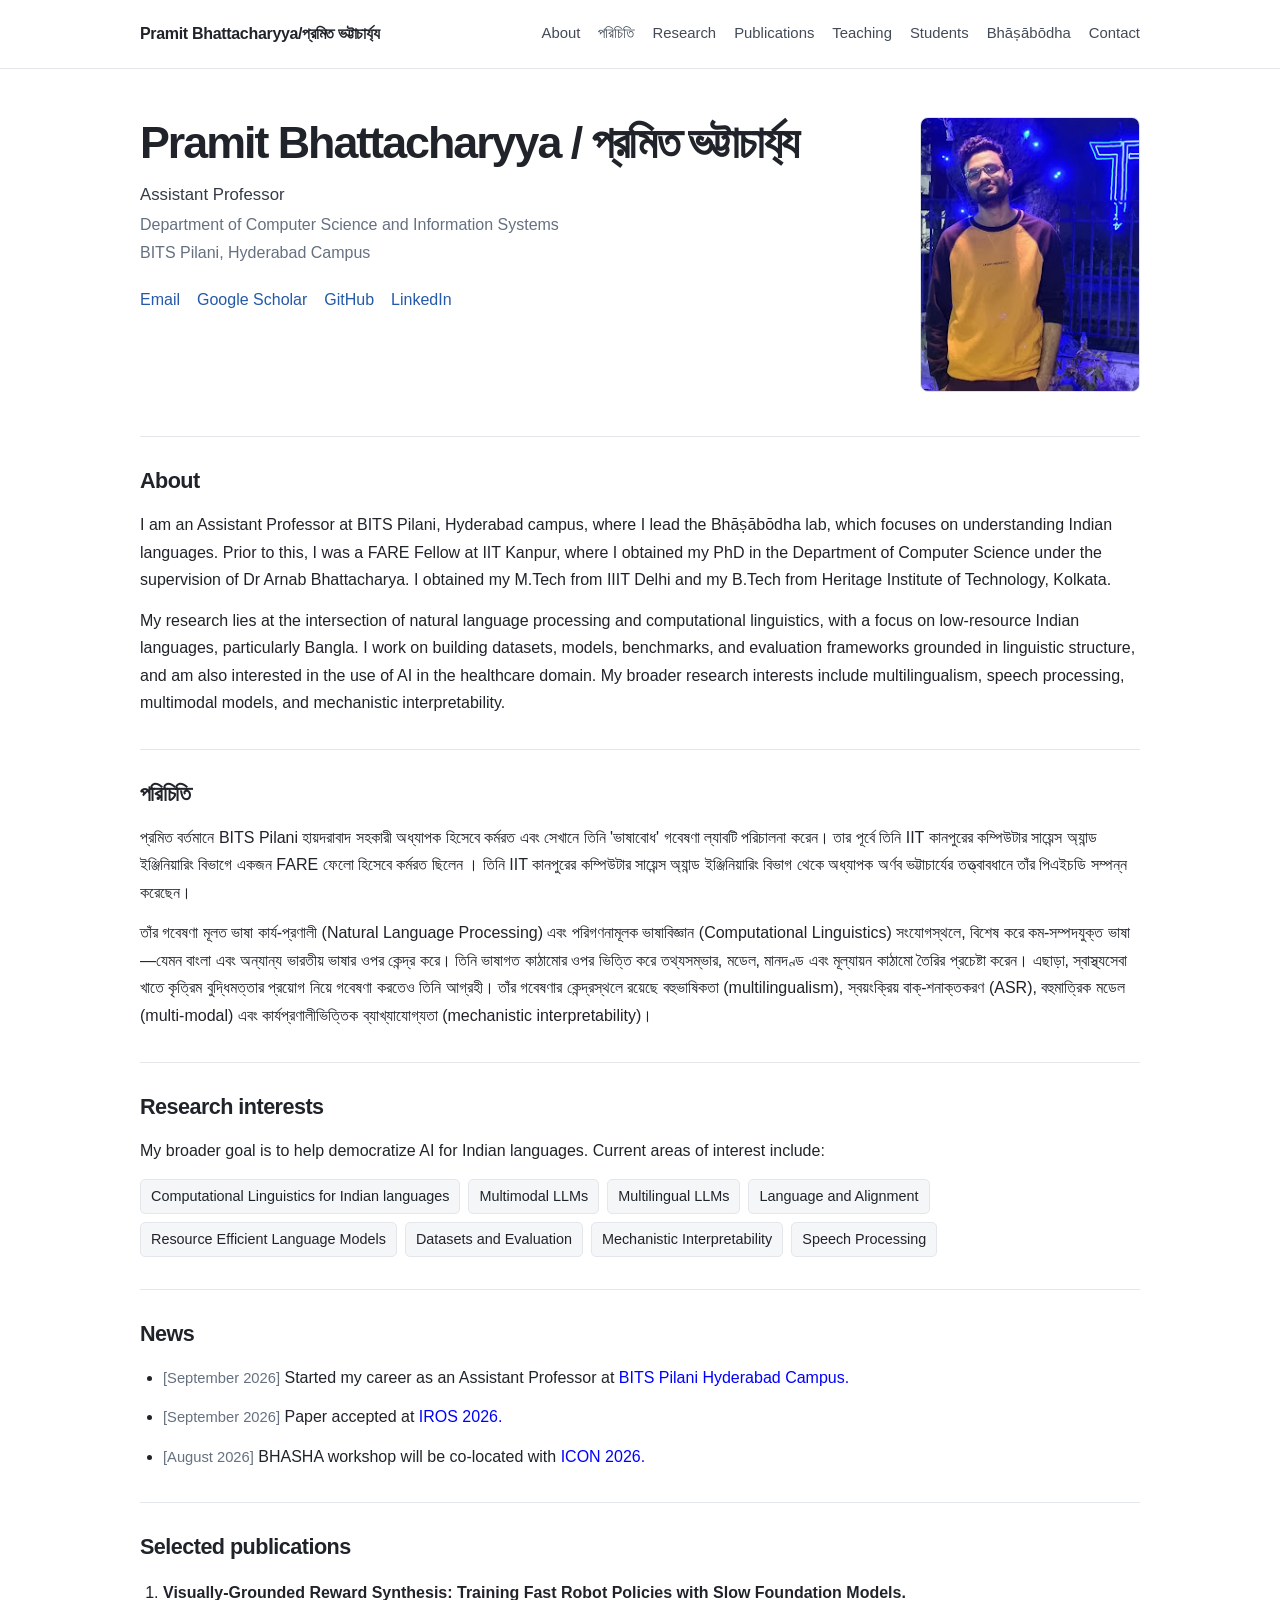
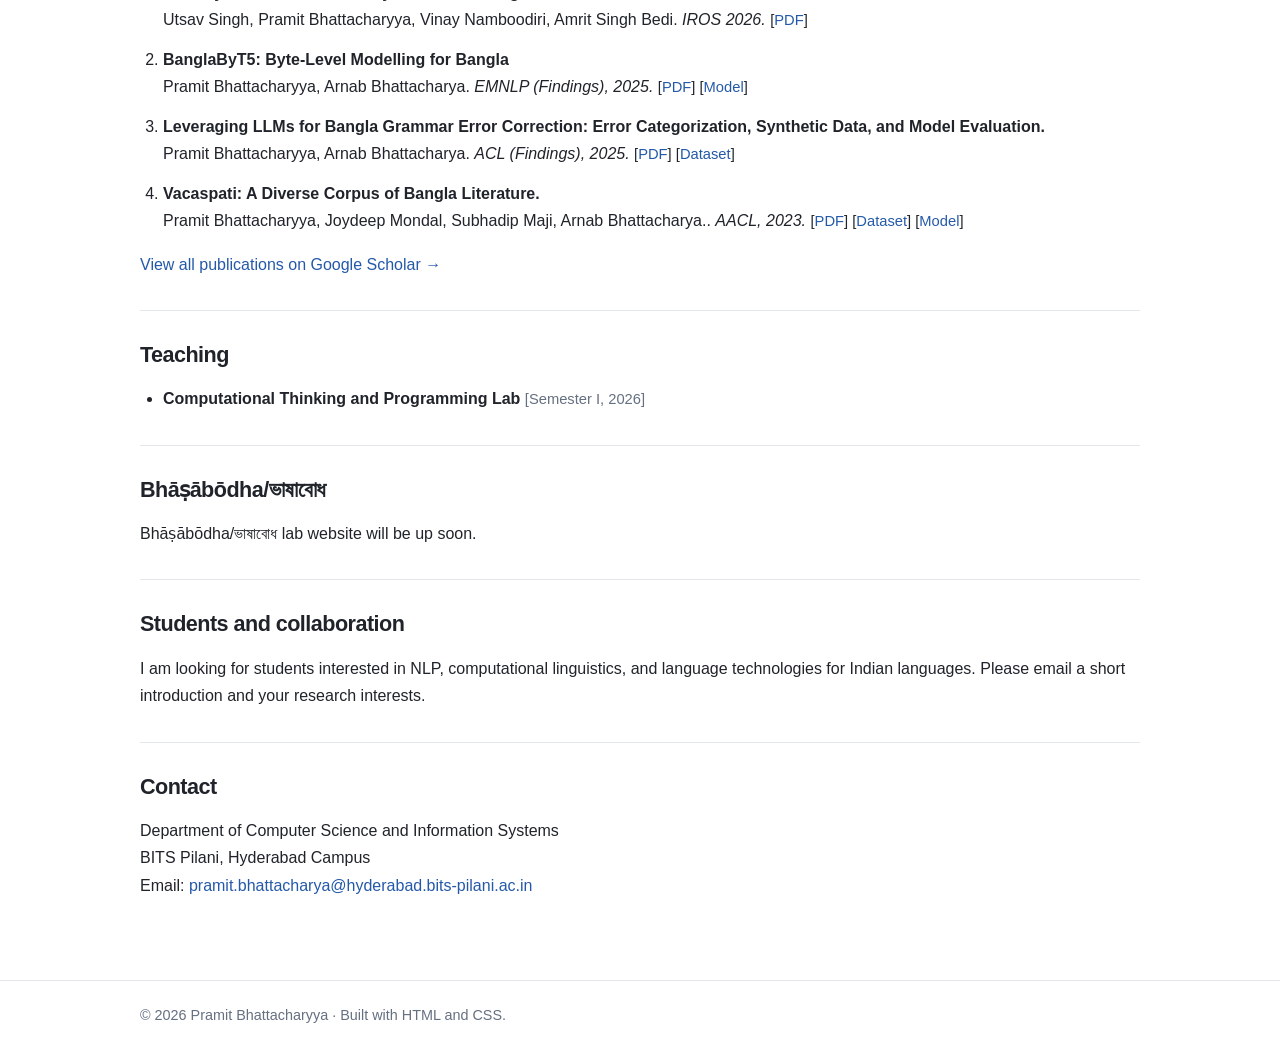
<file: index.html>
<!DOCTYPE html>
<html lang="en">
<head>
  <meta charset="UTF-8">
  <meta name="viewport" content="width=device-width, initial-scale=1">
  <meta name="description" content="Academic homepage for research in computational linguistics and NLP for Indian languages.">
  <title>Pramit Bhattacharyya (প্রমিত ভট্টাচার্য্য) | Academic Homepage</title>
  <style>
    :root {
      --ink: #20242a;
      --muted: #657080;
      --link: #2459a9;
      --line: #e3e7ec;
      --paper: #ffffff;
      --soft: #f4f6f8;
      --max-width: 1000px;
    }
    * { box-sizing: border-box; }
    html { scroll-behavior: smooth; }
    body {
      margin: 0;
      color: var(--ink);
      background: var(--paper);
      font: 16px/1.72 Inter, -apple-system, BlinkMacSystemFont, "Segoe UI", Arial, sans-serif;
    }
    a { color: var(--link); text-decoration: none; }
    a:hover { text-decoration: underline; }
    .wrap { width: min(var(--max-width), calc(100% - 44px)); margin-inline: auto; }
    header { border-bottom: 1px solid var(--line); background: #fff; }
    .nav {
      min-height: 68px; display: flex; align-items: center;
      justify-content: space-between; gap: 22px;
    }
    .brand { color: var(--ink); font-weight: 700; letter-spacing: -.02em; white-space: nowrap; }
    nav { display: flex; flex-wrap: wrap; gap: 18px; }
    nav a { color: #424b57; font-size: .93rem; }
    main { padding: 48px 0 68px; }
    .hero {
      display: grid; grid-template-columns: minmax(0, 1fr) 220px;
      align-items: start; gap: 48px; padding-bottom: 12px;
    }
    h1 { font-size: clamp(2.1rem, 5vw, 2.8rem); line-height: 1.15; letter-spacing: -.045em; margin: 0 0 12px; }
    .role { margin: 0; font-size: 1.05rem; color: #333b45; }
    .affiliation { margin: 2px 0 20px; color: var(--muted); }
    .hero-copy p { max-width: 690px; }
    .social-links { display: flex; flex-wrap: wrap; gap: 8px 17px; margin-top: 18px; }
    .portrait-frame {
      width: 220px; aspect-ratio: 4 / 5; position: relative; overflow: hidden;
      border: 1px solid #dce2e8; border-radius: 8px; background: #edf1f5;
      display: grid; place-items: center; color: #6a7481; text-align: center;
    }
    .portrait-frame img {
      width: 100%; height: 100%; object-fit: cover; display: block;
      position: absolute; inset: 0;
    }
    .portrait-placeholder { padding: 20px; }
    .portrait-placeholder svg { width: 70px; height: 70px; margin-bottom: 10px; opacity: .65; }
    .portrait-placeholder strong { display: block; font-size: .96rem; color: #46515e; }
    .portrait-placeholder span { display: block; font-size: .82rem; margin-top: 5px; }
    section { margin-top: 32px; padding-top: 25px; border-top: 1px solid var(--line); }
    h2 { font-size: 1.35rem; letter-spacing: -.025em; margin: 0 0 12px; }
    p { margin: 0 0 13px; }
    .tags { display: flex; flex-wrap: wrap; gap: 8px; margin-top: 15px; }
    .tag { border: 1px solid var(--line); background: var(--soft); padding: 4px 10px; border-radius: 5px; font-size: .9rem; }
    ul, ol { padding-left: 23px; margin-top: 8px; }
    li { margin-bottom: 12px; }
    .date, .muted { color: var(--muted); font-size: .92rem; }
    .paper-title { font-weight: 700; }
    .venue { font-style: italic; }
    .paper-links { white-space: nowrap; font-size: .92rem; }
    footer { border-top: 1px solid var(--line); padding: 22px 0 30px; color: var(--muted); font-size: .9rem; }
    @media (max-width: 700px) {
      .nav { align-items: flex-start; flex-direction: column; padding: 15px 0; gap: 10px; }
      nav { gap: 8px 14px; }
      main { padding-top: 30px; }
      .hero { grid-template-columns: 1fr; gap: 24px; }
      .portrait-frame { width: 170px; }
    }
  </style>
</head>
<body>
  <header>
    <div class="wrap nav">
      <a class="brand" href="#top">Pramit Bhattacharyya/প্রমিত ভট্টাচার্য্য</a>
      <nav aria-label="Main navigation">
        <a href="#about">About</a>
	<a href="#bangla">পরিচিতি</a>
        <a href="#research">Research</a>
        <a href="#publications">Publications</a>
        <a href="#teaching">Teaching</a>
        <a href="#students">Students</a>
	<a href="#lab">Bhāṣābōdha</a>
        <a href="#contact">Contact</a>
	
      </nav>
    </div>
  </header>

  <main class="wrap" id="top">
    <div class="hero">
      <div class="hero-copy">
        <h1>Pramit Bhattacharyya / প্রমিত ভট্টাচার্য্য</h1>
        <p class="role">Assistant Professor</p>
        <p class="affiliation">Department of Computer Science and Information Systems<br>
          BITS Pilani, Hyderabad Campus</p>

        <p>


        <div class="social-links">
          <a href="mailto:pramit.bhattacharya@hyderabad.bits-pilani.ac.in">Email</a>
          <a href="https://scholar.google.com/citations?user=nOWiHoUAAAAJ&hl=en" target="_blank" rel="noopener">Google Scholar</a>
          <a href="https://github.com/Pramit18142" target="_blank" rel="noopener">GitHub</a>
          <a href="https://www.linkedin.com/in/pramit-bhattacharyya-9a4060122/" target="_blank" rel="noopener">LinkedIn</a>
          
        </div>
      </div>

      <!-- IMAGE PLACEHOLDER:
           Save your professional headshot as "profile.jpg" beside this HTML file.
           A 4:5 portrait image (for example, 800 x 1000 px) works well.
           Until then, the designed placeholder below will be shown. -->
      <div class="portrait-frame">
        <div class="portrait-placeholder" id="portraitPlaceholder">
          <svg viewBox="0 0 100 100" fill="none" aria-hidden="true">
            <circle cx="50" cy="33" r="19" stroke="currentColor" stroke-width="4"/>
            <path d="M15 88c2-20 16-31 35-31s33 11 35 31" stroke="currentColor" stroke-width="4" stroke-linecap="round"/>
          </svg>
          <strong>Your photograph</strong>
          <span>Pramit Bhattacharyya</span>
        </div>
        <img src="pramit-da.jpg" alt="Professional portrait of Pramit Bhattacharyya"
             onload="document.getElementById('portraitPlaceholder').style.display='none'"
             onerror="this.style.display='none'">
      </div>
    </div>

    <section id="about">
      <h2>About</h2>
      <p>
       I am an Assistant Professor at BITS Pilani, Hyderabad campus, where I lead the Bhāṣābōdha lab, which focuses on understanding Indian languages. Prior to this, I was a FARE Fellow at IIT Kanpur, where I obtained my PhD in the Department of Computer Science under the supervision of Dr Arnab Bhattacharya. I obtained my M.Tech from IIIT Delhi and my B.Tech from Heritage Institute of Technology, Kolkata.

      </p>
      <p>
  My research lies at the intersection of natural language processing and computational linguistics, with a focus on low-resource Indian languages, particularly Bangla. I work on building datasets, models, benchmarks, and evaluation frameworks grounded in linguistic structure, and am also interested in the use of AI in the healthcare domain. My broader research interests include multilingualism, speech processing, multimodal models, and mechanistic interpretability.
      </p>
     
    </section>


<section id="bangla">
<h2>পরিচিতি</h2>

<p>
প্রমিত বর্তমানে BITS Pilani হায়দরাবাদ সহকারী অধ্যাপক হিসেবে কর্মরত এবং সেখানে তিনি 'ভাষাবোধ' গবেষণা ল্যাবটি পরিচালনা করেন।
তার পূর্বে তিনি IIT কানপুরের কম্পিউটার সায়েন্স অ্যান্ড ইঞ্জিনিয়ারিং বিভাগে একজন FARE ফেলো হিসেবে কর্মরত ছিলেন । তিনি IIT কানপুরের কম্পিউটার সায়েন্স অ্যান্ড ইঞ্জিনিয়ারিং বিভাগ থেকে অধ্যাপক অর্ণব ভট্টাচার্যের তত্ত্বাবধানে তাঁর পিএইচডি সম্পন্ন করেছেন।
</p>
<p>
 তাঁর গবেষণা মূলত ভাষা কার্য-প্রণালী (Natural Language Processing) এবং পরিগণনামূলক ভাষাবিজ্ঞান (Computational Linguistics) সংযোগস্থলে, বিশেষ করে কম-সম্পদযুক্ত ভাষা—যেমন বাংলা এবং অন্যান্য ভারতীয় ভাষার ওপর কেন্দ্র করে। তিনি ভাষাগত কাঠামোর ওপর ভিত্তি করে তথ্যসম্ভার, মডেল, মানদণ্ড এবং মূল্যায়ন কাঠামো তৈরির প্রচেষ্টা করেন। এছাড়া, স্বাস্থ্যসেবা খাতে কৃত্রিম বুদ্ধিমত্তার প্রয়োগ নিয়ে গবেষণা করতেও তিনি আগ্রহী। তাঁর গবেষণার কেন্দ্রস্থলে রয়েছে বহুভাষিকতা (multilingualism), স্বয়ংক্রিয় বাক্-শনাক্তকরণ (ASR), বহুমাত্রিক মডেল (multi-modal) এবং কার্যপ্রণালীভিত্তিক ব্যাখ্যাযোগ্যতা (mechanistic interpretability)।
</p>


</section>

    <section id="research">
      <h2>Research interests</h2>
      <p>My broader goal is to help democratize AI for Indian languages. Current areas of interest include:</p>
      <div class="tags">
        <span class="tag">Computational Linguistics for Indian languages</span>
        <span class="tag">Multimodal LLMs</span>
        <span class="tag">Multilingual LLMs</span>
        <span class="tag">Language and Alignment</span>
        <span class="tag">Resource Efficient Language Models</span>
        <span class="tag">Datasets and Evaluation</span>
	<span class="tag"> Mechanistic Interpretability</span>
	<span class="tag"> Speech Processing </span>
      </div>
    </section>



    <section id="news">
      <h2>News</h2>
      <ul>
       <li>
	 <span class="date">[September 2026]</span>
    	 Started my career as an Assistant Professor at <span style="color: blue;">BITS Pilani Hyderabad Campus.</span>
	</li>
	<li>
   	 <span class="date">[September 2026]</span>
    	 Paper accepted at <span style="color: blue;">IROS 2026.</span>
	</li>
	<li>
        <span class="date">[August 2026]</span>
    	 BHASHA workshop will be co-located with <span style="color: blue;">ICON 2026.</span>
	</li>
       </ul>
    </section>

    <section id="publications">
      <h2>Selected publications</h2>
      <p class="muted"></p>
      <ol>

	   <li>
          <span class="paper-title">Visually-Grounded Reward Synthesis: Training Fast Robot Policies with Slow Foundation Models.</span><br>
          Utsav Singh, Pramit Bhattacharyya,  Vinay Namboodiri, Amrit Singh Bedi. <span class="venue">IROS 2026.</span>
          <span class="paper-links">[<a href="https://arxiv.org/html/2406.05881v1">PDF</a>]  </span>
        </li>
        <li>
          <span class="paper-title">BanglaByT5: Byte-Level Modelling for Bangla</span><br>
          Pramit Bhattacharyya, Arnab Bhattacharya. <span class="venue">EMNLP (Findings), 2025.</span>
          <span class="paper-links">[<a href="https://doi.org/10.18653/v1/2025.findings-emnlp.297">PDF</a>]  [<a href="https://huggingface.co/Vacaspati/BanglaByT5">Model</a>] </span>
        </li>
        <li>
          <span class="paper-title">Leveraging LLMs for Bangla Grammar Error Correction: Error Categorization, Synthetic Data, and Model Evaluation.</span><br>
          Pramit Bhattacharyya, Arnab Bhattacharya. <span class="venue">ACL (Findings), 2025.</span>
          <span class="paper-links">[<a href="https://doi.org/10.18653/v1/2025.findings-acl.431">PDF</a>] [<a href="https://huggingface.co/datasets/Vacaspati/Vaiyakarana">Dataset</a>]</span>
        </li>
        <li>
          <span class="paper-title">Vacaspati: A Diverse Corpus of Bangla Literature.</span><br>
          Pramit Bhattacharyya, Joydeep Mondal, Subhadip Maji, Arnab Bhattacharya.. <span class="venue">AACL, 2023.</span>
          <span class="paper-links">[<a href="https://doi.org/10.18653/v1/2023.ijcnlp-main.72">PDF</a>] [<a href="https://huggingface.co/datasets/Vacaspati/Vacaspati">Dataset</a>] [<a href="https://huggingface.co/Vacaspati/VAC-BERT">Model</a>] </span>
        </li>
      </ol>
      <p><a href="https://scholar.google.com/citations?user=nOWiHoUAAAAJ&hl=en">View all publications on Google Scholar →</a></p>
    </section>

    <section id="teaching">
      <h2>Teaching</h2>
      <ul>
        <li><strong>Computational Thinking and Programming Lab</strong> <span class="muted">[Semester I, 2026]</span></li>
    
      </ul>
    </section>

    <section id="lab">
    <h2> Bhāṣābōdha/ভাষাবোধ </h2>
    <p>
	Bhāṣābōdha/ভাষাবোধ lab website will be up soon. 
    </p>
    </section>

    <section id="students">
      <h2>Students and collaboration</h2>
      <p>
        I am looking for students interested in NLP, computational
        linguistics, and language technologies for Indian languages. Please email
        a short introduction and your research interests.
      </p>
    </section>

    <section id="contact">
      <h2>Contact</h2>
      <p>
        Department of Computer Science and Information Systems<br>
        BITS Pilani, Hyderabad Campus<br>
        Email: <a href="mailto:pramit.bhattacharya@hyderabad.bits-pilani.ac.in">pramit.bhattacharya@hyderabad.bits-pilani.ac.in</a>
      </p>
    </section>
  </main>

  <footer>
    <div class="wrap">© <span id="year"></span> Pramit Bhattacharyya · Built with HTML and CSS.</div>
  </footer>
  <script>
    document.getElementById("year").textContent = new Date().getFullYear();
  </script>
</body>
</html>
</file>
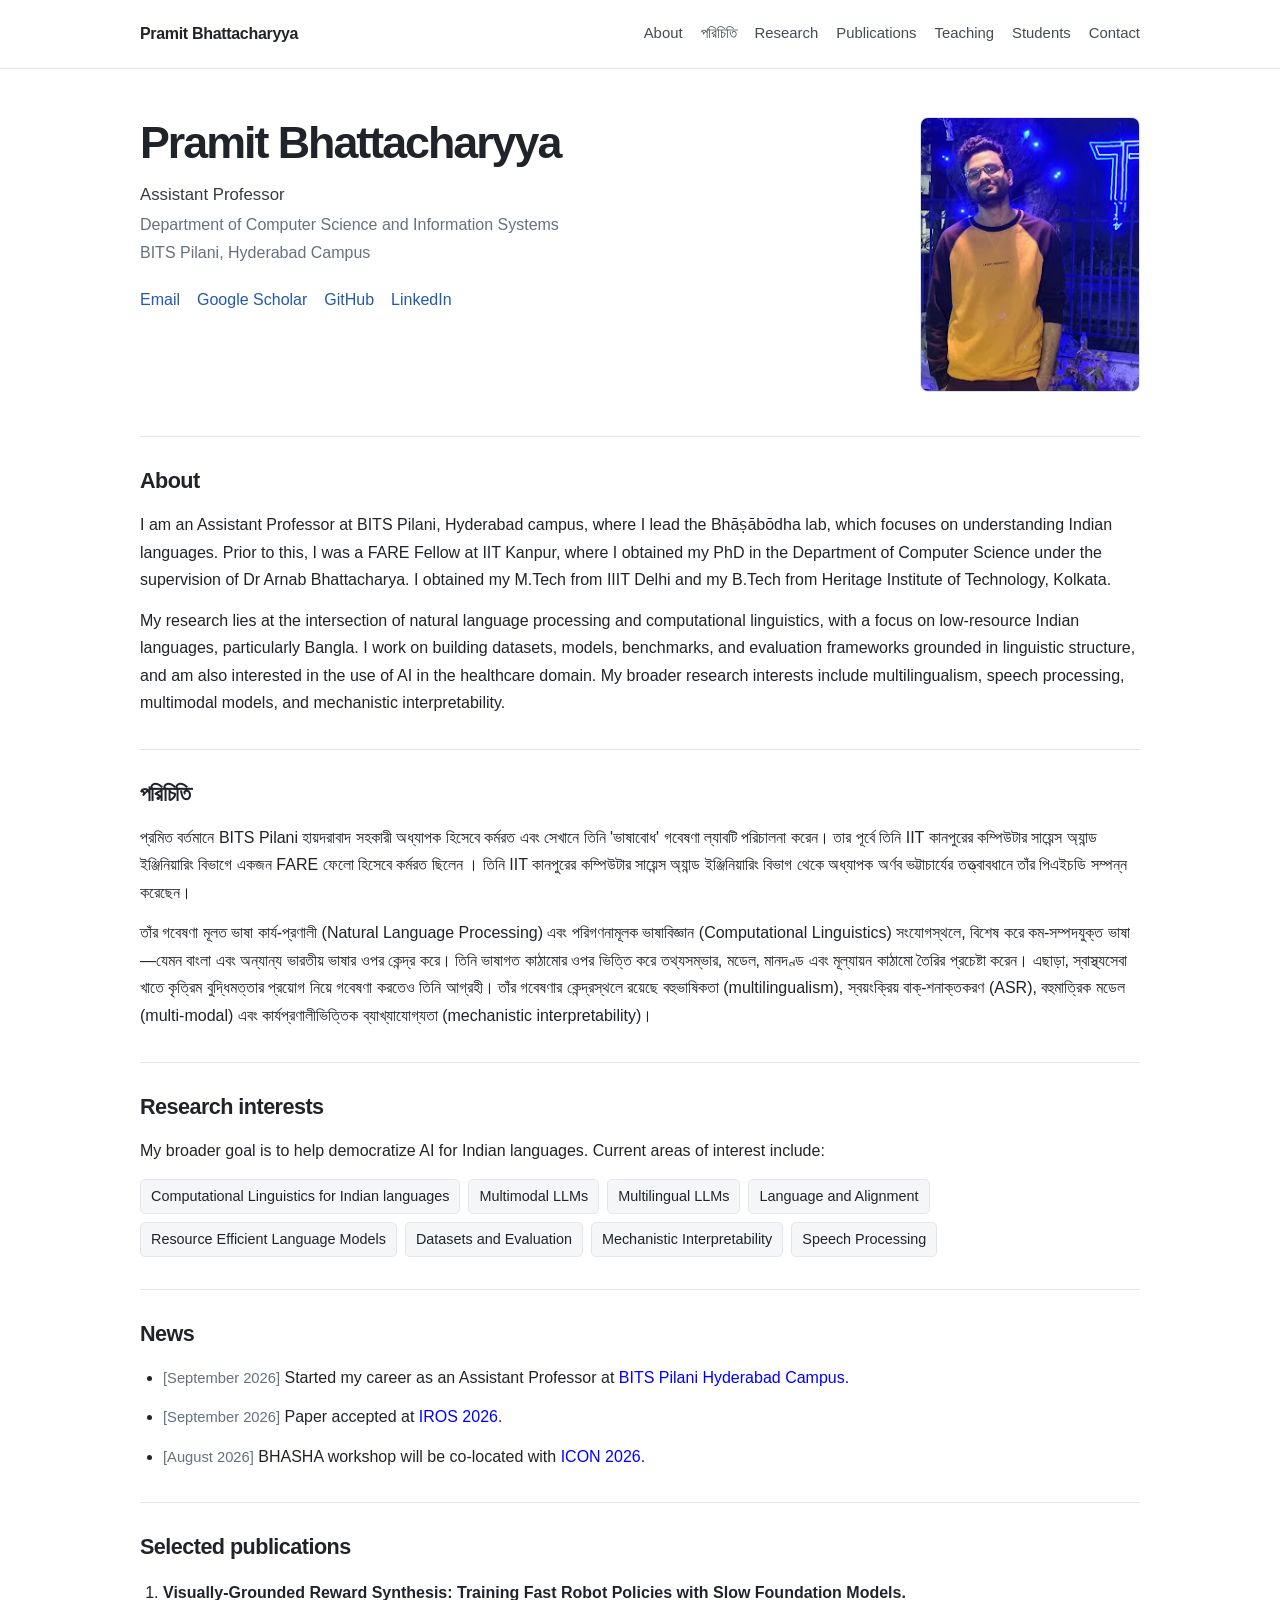
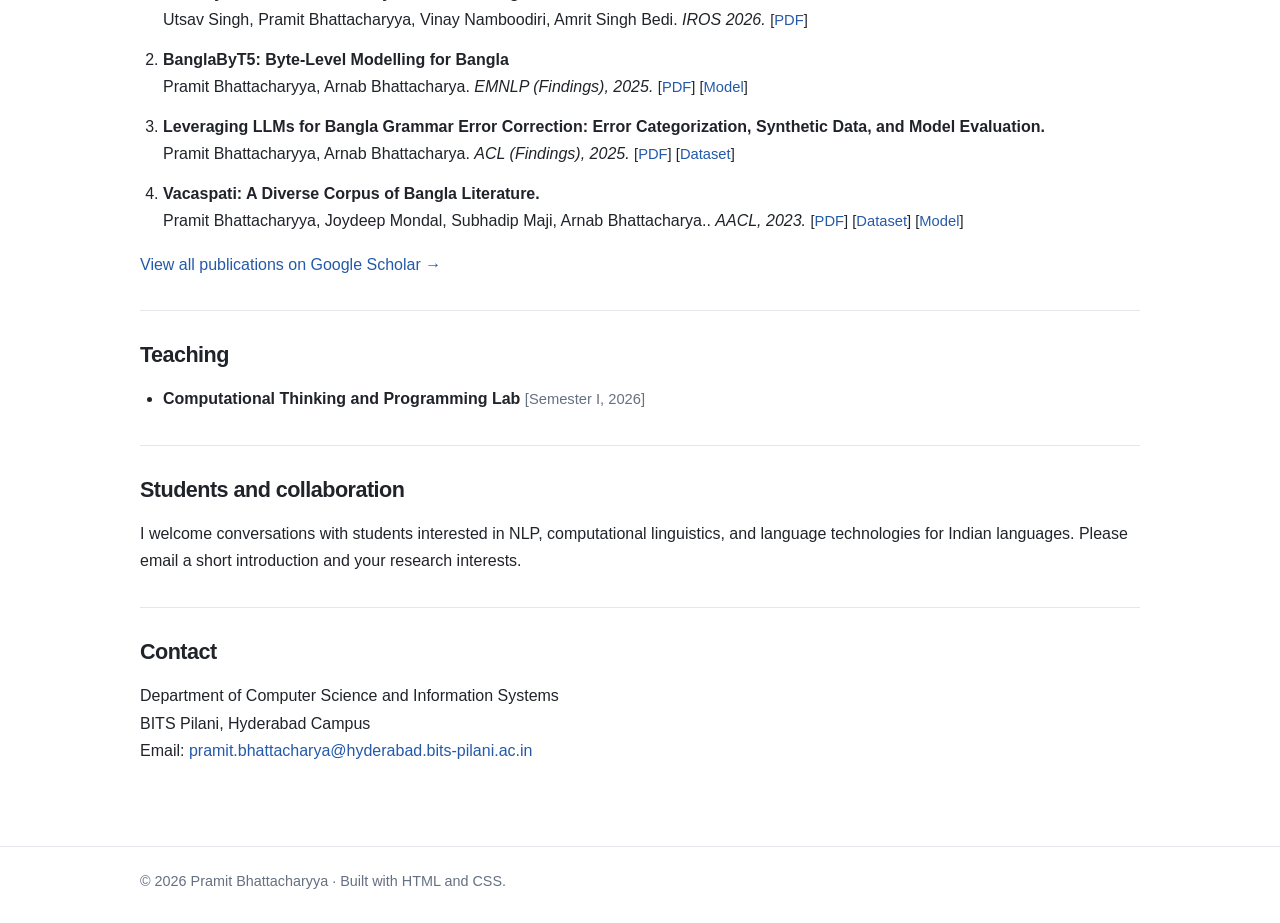
<file: academic_homepage_with_image_placeholder.html>
<!DOCTYPE html>
<html lang="en">
<head>
  <meta charset="UTF-8">
  <meta name="viewport" content="width=device-width, initial-scale=1">
  <meta name="description" content="Academic homepage for research in computational linguistics and NLP for Indian languages.">
  <title>Pramit Bhattacharyya (প্রমিত ভট্টাচার্য্য) | Academic Homepage</title>
  <style>
    :root {
      --ink: #20242a;
      --muted: #657080;
      --link: #2459a9;
      --line: #e3e7ec;
      --paper: #ffffff;
      --soft: #f4f6f8;
      --max-width: 1000px;
    }
    * { box-sizing: border-box; }
    html { scroll-behavior: smooth; }
    body {
      margin: 0;
      color: var(--ink);
      background: var(--paper);
      font: 16px/1.72 Inter, -apple-system, BlinkMacSystemFont, "Segoe UI", Arial, sans-serif;
    }
    a { color: var(--link); text-decoration: none; }
    a:hover { text-decoration: underline; }
    .wrap { width: min(var(--max-width), calc(100% - 44px)); margin-inline: auto; }
    header { border-bottom: 1px solid var(--line); background: #fff; }
    .nav {
      min-height: 68px; display: flex; align-items: center;
      justify-content: space-between; gap: 22px;
    }
    .brand { color: var(--ink); font-weight: 700; letter-spacing: -.02em; white-space: nowrap; }
    nav { display: flex; flex-wrap: wrap; gap: 18px; }
    nav a { color: #424b57; font-size: .93rem; }
    main { padding: 48px 0 68px; }
    .hero {
      display: grid; grid-template-columns: minmax(0, 1fr) 220px;
      align-items: start; gap: 48px; padding-bottom: 12px;
    }
    h1 { font-size: clamp(2.1rem, 5vw, 2.8rem); line-height: 1.15; letter-spacing: -.045em; margin: 0 0 12px; }
    .role { margin: 0; font-size: 1.05rem; color: #333b45; }
    .affiliation { margin: 2px 0 20px; color: var(--muted); }
    .hero-copy p { max-width: 690px; }
    .social-links { display: flex; flex-wrap: wrap; gap: 8px 17px; margin-top: 18px; }
    .portrait-frame {
      width: 220px; aspect-ratio: 4 / 5; position: relative; overflow: hidden;
      border: 1px solid #dce2e8; border-radius: 8px; background: #edf1f5;
      display: grid; place-items: center; color: #6a7481; text-align: center;
    }
    .portrait-frame img {
      width: 100%; height: 100%; object-fit: cover; display: block;
      position: absolute; inset: 0;
    }
    .portrait-placeholder { padding: 20px; }
    .portrait-placeholder svg { width: 70px; height: 70px; margin-bottom: 10px; opacity: .65; }
    .portrait-placeholder strong { display: block; font-size: .96rem; color: #46515e; }
    .portrait-placeholder span { display: block; font-size: .82rem; margin-top: 5px; }
    section { margin-top: 32px; padding-top: 25px; border-top: 1px solid var(--line); }
    h2 { font-size: 1.35rem; letter-spacing: -.025em; margin: 0 0 12px; }
    p { margin: 0 0 13px; }
    .tags { display: flex; flex-wrap: wrap; gap: 8px; margin-top: 15px; }
    .tag { border: 1px solid var(--line); background: var(--soft); padding: 4px 10px; border-radius: 5px; font-size: .9rem; }
    ul, ol { padding-left: 23px; margin-top: 8px; }
    li { margin-bottom: 12px; }
    .date, .muted { color: var(--muted); font-size: .92rem; }
    .paper-title { font-weight: 700; }
    .venue { font-style: italic; }
    .paper-links { white-space: nowrap; font-size: .92rem; }
    footer { border-top: 1px solid var(--line); padding: 22px 0 30px; color: var(--muted); font-size: .9rem; }
    @media (max-width: 700px) {
      .nav { align-items: flex-start; flex-direction: column; padding: 15px 0; gap: 10px; }
      nav { gap: 8px 14px; }
      main { padding-top: 30px; }
      .hero { grid-template-columns: 1fr; gap: 24px; }
      .portrait-frame { width: 170px; }
    }
  </style>
</head>
<body>
  <header>
    <div class="wrap nav">
      <a class="brand" href="#top">Pramit Bhattacharyya</a>
      <nav aria-label="Main navigation">
        <a href="#about">About</a>
	<a href="#bangla">পরিচিতি</a>
        <a href="#research">Research</a>
        <a href="#publications">Publications</a>
        <a href="#teaching">Teaching</a>
        <a href="#students">Students</a>
        <a href="#contact">Contact</a>
      </nav>
    </div>
  </header>

  <main class="wrap" id="top">
    <div class="hero">
      <div class="hero-copy">
        <h1>Pramit Bhattacharyya</h1>
        <p class="role">Assistant Professor</p>
        <p class="affiliation">Department of Computer Science and Information Systems<br>
          BITS Pilani, Hyderabad Campus</p>

        <p>


        <div class="social-links">
          <a href="mailto:pramit.bhattacharya@hyderabad.bits-pilani.ac.in">Email</a>
          <a href="https://scholar.google.com/citations?user=nOWiHoUAAAAJ&hl=en" target="_blank" rel="noopener">Google Scholar</a>
          <a href="https://github.com/Pramit18142" target="_blank" rel="noopener">GitHub</a>
          <a href="https://www.linkedin.com/in/pramit-bhattacharyya-9a4060122/" target="_blank" rel="noopener">LinkedIn</a>
          
        </div>
      </div>

      <!-- IMAGE PLACEHOLDER:
           Save your professional headshot as "profile.jpg" beside this HTML file.
           A 4:5 portrait image (for example, 800 x 1000 px) works well.
           Until then, the designed placeholder below will be shown. -->
      <div class="portrait-frame">
        <div class="portrait-placeholder" id="portraitPlaceholder">
          <svg viewBox="0 0 100 100" fill="none" aria-hidden="true">
            <circle cx="50" cy="33" r="19" stroke="currentColor" stroke-width="4"/>
            <path d="M15 88c2-20 16-31 35-31s33 11 35 31" stroke="currentColor" stroke-width="4" stroke-linecap="round"/>
          </svg>
          <strong>Your photograph</strong>
          <span>Pramit Bhattacharyya</span>
        </div>
        <img src="pramit-da.jpg" alt="Professional portrait of Pramit Bhattacharyya"
             onload="document.getElementById('portraitPlaceholder').style.display='none'"
             onerror="this.style.display='none'">
      </div>
    </div>

    <section id="about">
      <h2>About</h2>
      <p>
       I am an Assistant Professor at BITS Pilani, Hyderabad campus, where I lead the Bhāṣābōdha lab, which focuses on understanding Indian languages. Prior to this, I was a FARE Fellow at IIT Kanpur, where I obtained my PhD in the Department of Computer Science under the supervision of Dr Arnab Bhattacharya. I obtained my M.Tech from IIIT Delhi and my B.Tech from Heritage Institute of Technology, Kolkata.

      </p>
      <p>
  My research lies at the intersection of natural language processing and computational linguistics, with a focus on low-resource Indian languages, particularly Bangla. I work on building datasets, models, benchmarks, and evaluation frameworks grounded in linguistic structure, and am also interested in the use of AI in the healthcare domain. My broader research interests include multilingualism, speech processing, multimodal models, and mechanistic interpretability.
      </p>
     
    </section>


<section id="bangla">
<h2>পরিচিতি</h2>

<p>
প্রমিত বর্তমানে BITS Pilani হায়দরাবাদ সহকারী অধ্যাপক হিসেবে কর্মরত এবং সেখানে তিনি 'ভাষাবোধ' গবেষণা ল্যাবটি পরিচালনা করেন।
তার পূর্বে তিনি IIT কানপুরের কম্পিউটার সায়েন্স অ্যান্ড ইঞ্জিনিয়ারিং বিভাগে একজন FARE ফেলো হিসেবে কর্মরত ছিলেন । তিনি IIT কানপুরের কম্পিউটার সায়েন্স অ্যান্ড ইঞ্জিনিয়ারিং বিভাগ থেকে অধ্যাপক অর্ণব ভট্টাচার্যের তত্ত্বাবধানে তাঁর পিএইচডি সম্পন্ন করেছেন।
</p>
<p>
 তাঁর গবেষণা মূলত ভাষা কার্য-প্রণালী (Natural Language Processing) এবং পরিগণনামূলক ভাষাবিজ্ঞান (Computational Linguistics) সংযোগস্থলে, বিশেষ করে কম-সম্পদযুক্ত ভাষা—যেমন বাংলা এবং অন্যান্য ভারতীয় ভাষার ওপর কেন্দ্র করে। তিনি ভাষাগত কাঠামোর ওপর ভিত্তি করে তথ্যসম্ভার, মডেল, মানদণ্ড এবং মূল্যায়ন কাঠামো তৈরির প্রচেষ্টা করেন। এছাড়া, স্বাস্থ্যসেবা খাতে কৃত্রিম বুদ্ধিমত্তার প্রয়োগ নিয়ে গবেষণা করতেও তিনি আগ্রহী। তাঁর গবেষণার কেন্দ্রস্থলে রয়েছে বহুভাষিকতা (multilingualism), স্বয়ংক্রিয় বাক্-শনাক্তকরণ (ASR), বহুমাত্রিক মডেল (multi-modal) এবং কার্যপ্রণালীভিত্তিক ব্যাখ্যাযোগ্যতা (mechanistic interpretability)।
</p>


</section>

    <section id="research">
      <h2>Research interests</h2>
      <p>My broader goal is to help democratize AI for Indian languages. Current areas of interest include:</p>
      <div class="tags">
        <span class="tag">Computational Linguistics for Indian languages</span>
        <span class="tag">Multimodal LLMs</span>
        <span class="tag">Multilingual LLMs</span>
        <span class="tag">Language and Alignment</span>
        <span class="tag">Resource Efficient Language Models</span>
        <span class="tag">Datasets and Evaluation</span>
	<span class="tag"> Mechanistic Interpretability</span>
	<span class="tag"> Speech Processing </span>
      </div>
    </section>



    <section id="news">
      <h2>News</h2>
      <ul>
       <li>
	 <span class="date">[September 2026]</span>
    	 Started my career as an Assistant Professor at <span style="color: blue;">BITS Pilani Hyderabad Campus.</span>
	</li>
	<li>
   	 <span class="date">[September 2026]</span>
    	 Paper accepted at <span style="color: blue;">IROS 2026.</span>
	</li>
	<li>
        <span class="date">[August 2026]</span>
    	 BHASHA workshop will be co-located with <span style="color: blue;">ICON 2026.</span>
	</li>
       </ul>
    </section>

    <section id="publications">
      <h2>Selected publications</h2>
      <p class="muted"></p>
      <ol>

	   <li>
          <span class="paper-title">Visually-Grounded Reward Synthesis: Training Fast Robot Policies with Slow Foundation Models.</span><br>
          Utsav Singh, Pramit Bhattacharyya,  Vinay Namboodiri, Amrit Singh Bedi. <span class="venue">IROS 2026.</span>
          <span class="paper-links">[<a href="https://arxiv.org/html/2406.05881v1">PDF</a>]  </span>
        </li>
        <li>
          <span class="paper-title">BanglaByT5: Byte-Level Modelling for Bangla</span><br>
          Pramit Bhattacharyya, Arnab Bhattacharya. <span class="venue">EMNLP (Findings), 2025.</span>
          <span class="paper-links">[<a href="https://doi.org/10.18653/v1/2025.findings-emnlp.297">PDF</a>]  [<a href="https://huggingface.co/Vacaspati/BanglaByT5">Model</a>] </span>
        </li>
        <li>
          <span class="paper-title">Leveraging LLMs for Bangla Grammar Error Correction: Error Categorization, Synthetic Data, and Model Evaluation.</span><br>
          Pramit Bhattacharyya, Arnab Bhattacharya. <span class="venue">ACL (Findings), 2025.</span>
          <span class="paper-links">[<a href="https://doi.org/10.18653/v1/2025.findings-acl.431">PDF</a>] [<a href="https://huggingface.co/datasets/Vacaspati/Vaiyakarana">Dataset</a>]</span>
        </li>
        <li>
          <span class="paper-title">Vacaspati: A Diverse Corpus of Bangla Literature.</span><br>
          Pramit Bhattacharyya, Joydeep Mondal, Subhadip Maji, Arnab Bhattacharya.. <span class="venue">AACL, 2023.</span>
          <span class="paper-links">[<a href="https://doi.org/10.18653/v1/2023.ijcnlp-main.72">PDF</a>] [<a href="https://huggingface.co/datasets/Vacaspati/Vacaspati">Dataset</a>] [<a href="https://huggingface.co/Vacaspati/VAC-BERT">Model</a>] </span>
        </li>
      </ol>
      <p><a href="https://scholar.google.com/citations?user=nOWiHoUAAAAJ&hl=en">View all publications on Google Scholar →</a></p>
    </section>

    <section id="teaching">
      <h2>Teaching</h2>
      <ul>
        <li><strong>Computational Thinking and Programming Lab</strong> <span class="muted">[Semester I, 2026]</span></li>
    
      </ul>
    </section>

    <section id="students">
      <h2>Students and collaboration</h2>
      <p>
        I welcome conversations with students interested in NLP, computational
        linguistics, and language technologies for Indian languages. Please email
        a short introduction and your research interests.
      </p>
    </section>

    <section id="contact">
      <h2>Contact</h2>
      <p>
        Department of Computer Science and Information Systems<br>
        BITS Pilani, Hyderabad Campus<br>
        Email: <a href="mailto:pramit.bhattacharya@hyderabad.bits-pilani.ac.in">pramit.bhattacharya@hyderabad.bits-pilani.ac.in</a>
      </p>
    </section>
  </main>

  <footer>
    <div class="wrap">© <span id="year"></span> Pramit Bhattacharyya · Built with HTML and CSS.</div>
  </footer>
  <script>
    document.getElementById("year").textContent = new Date().getFullYear();
  </script>
</body>
</html>
</file>
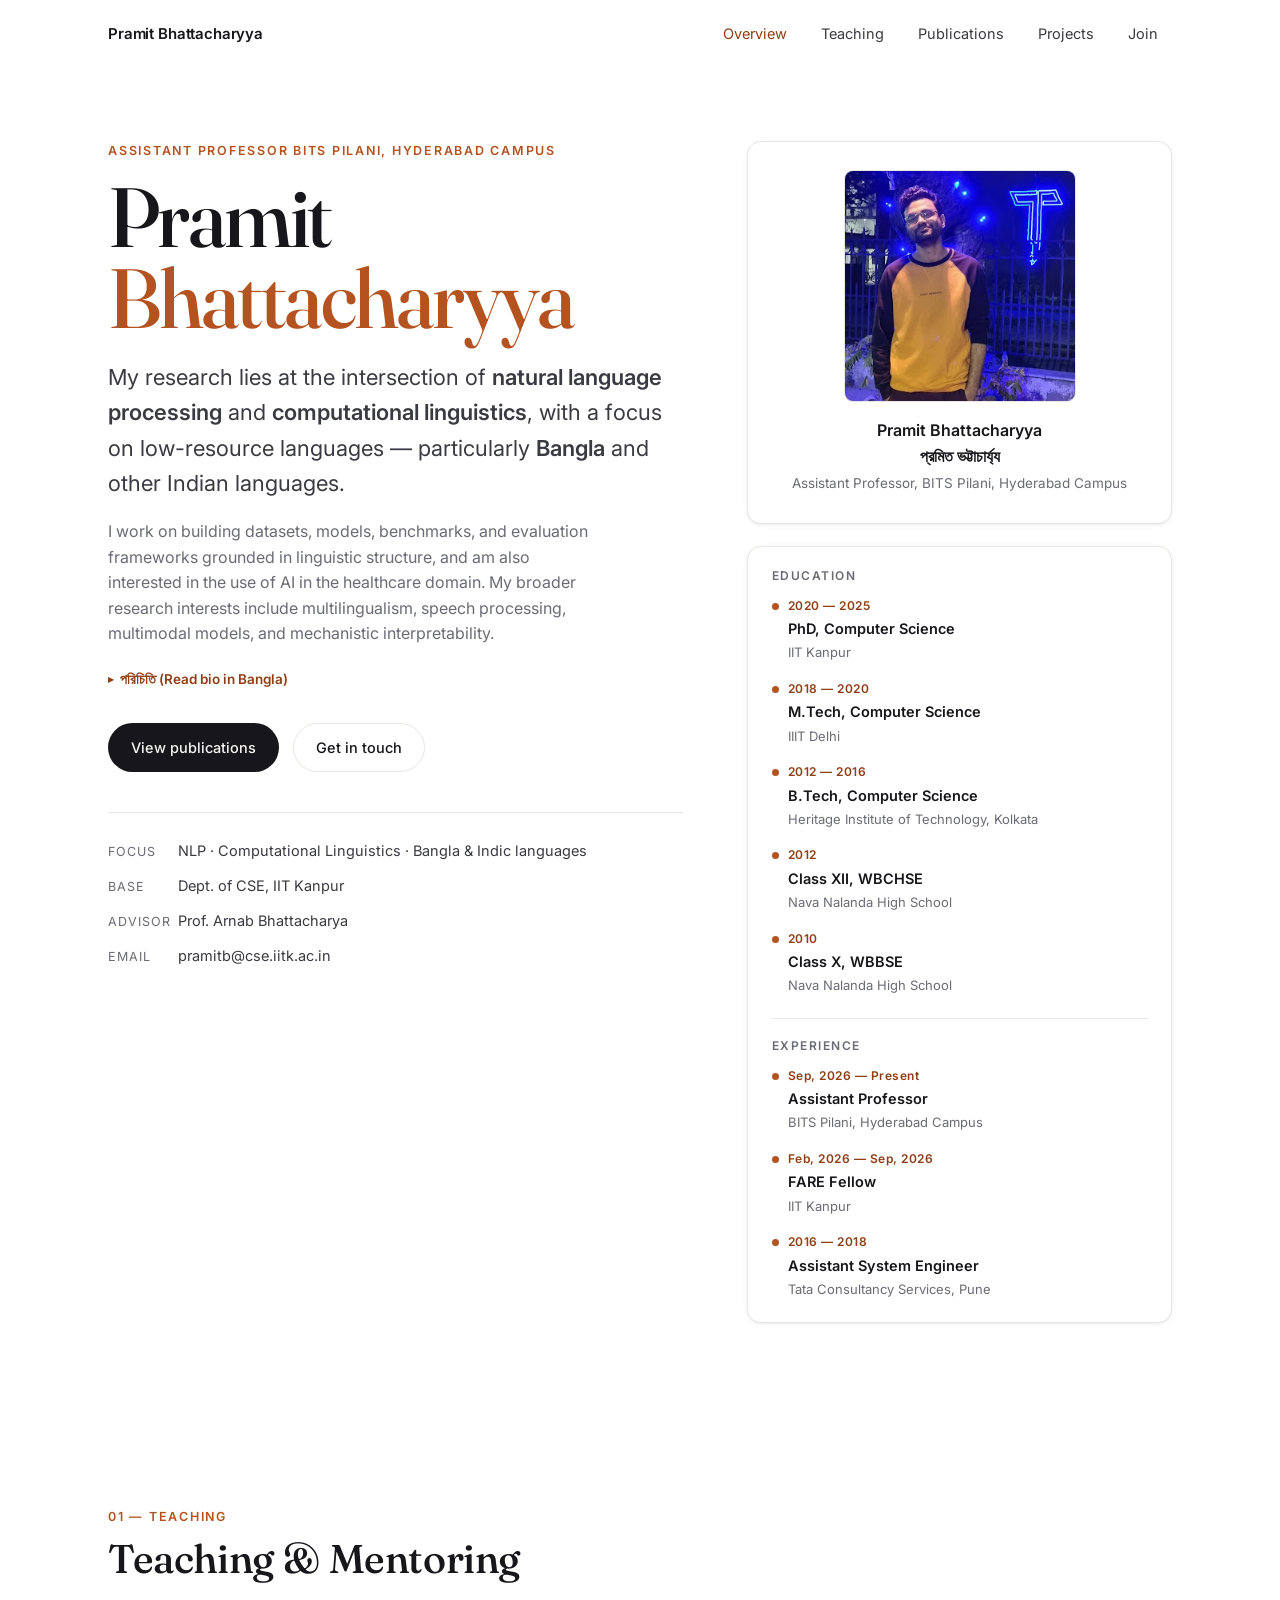
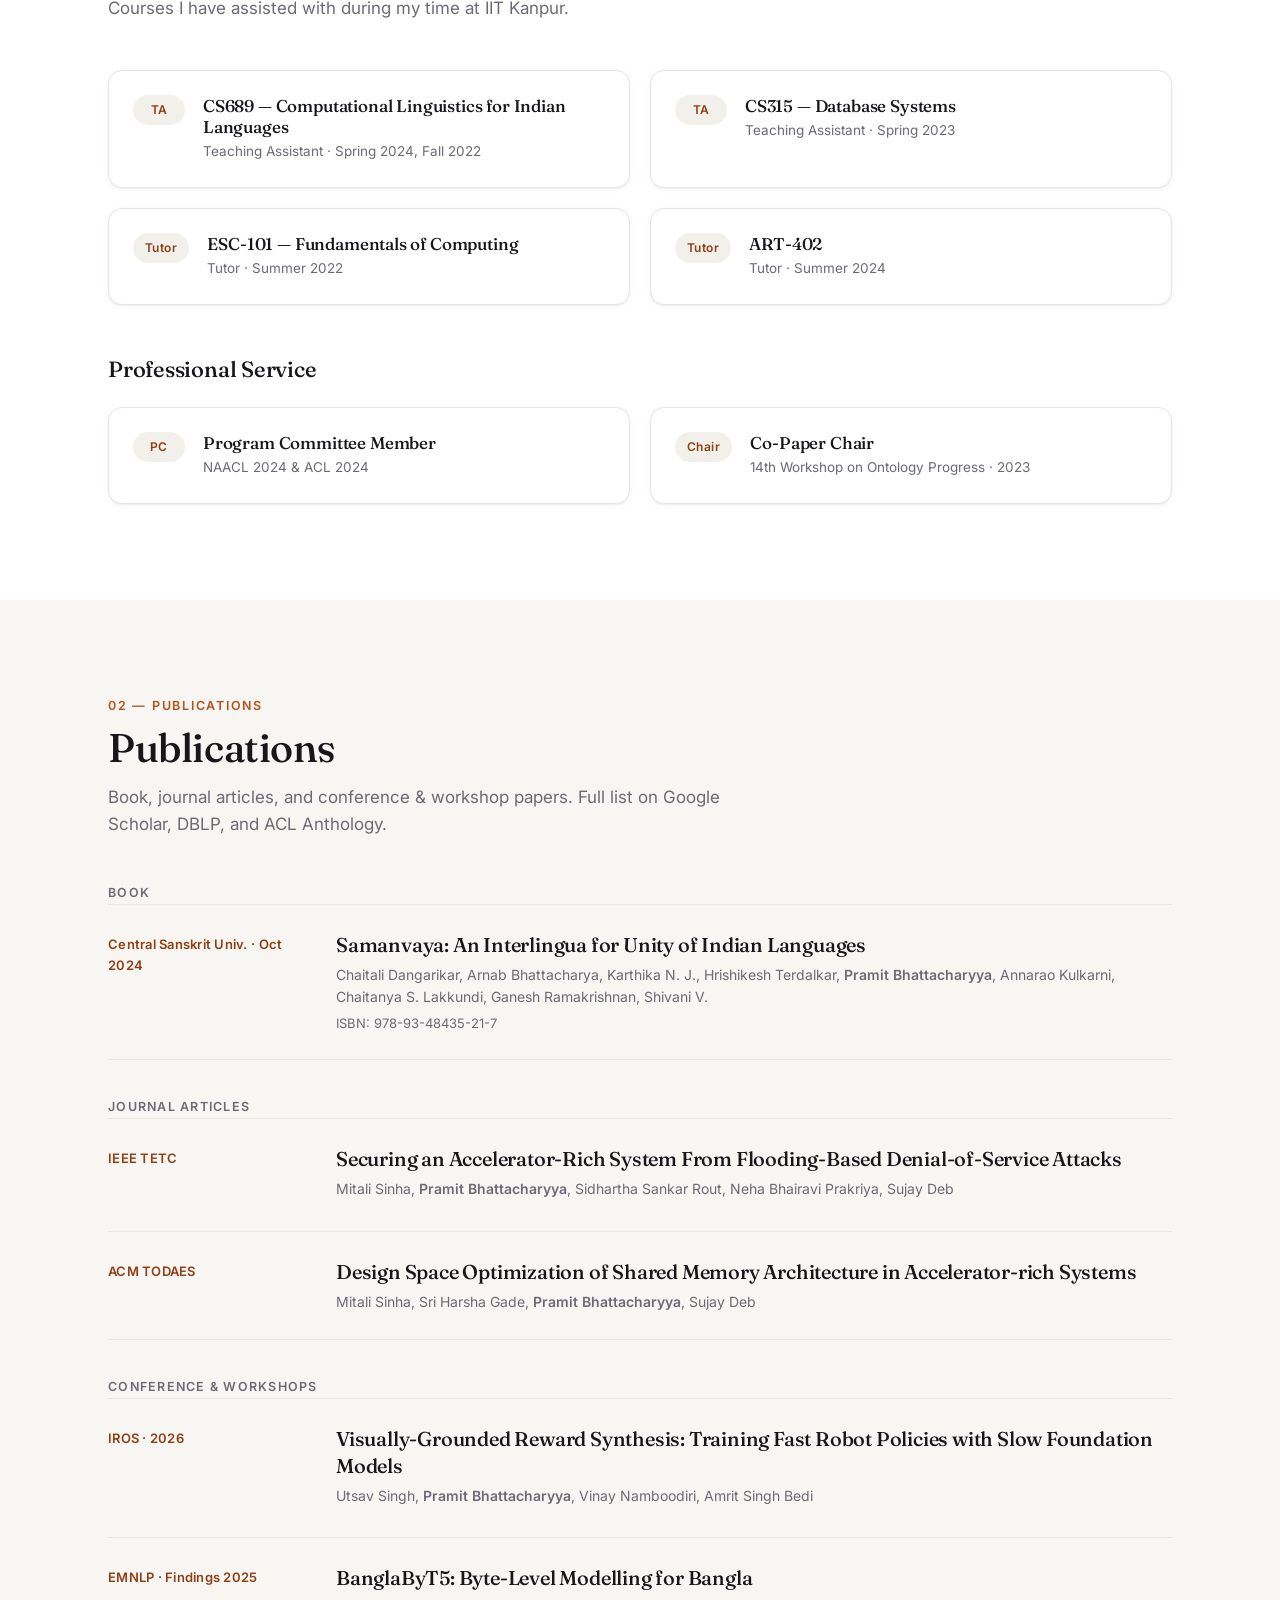
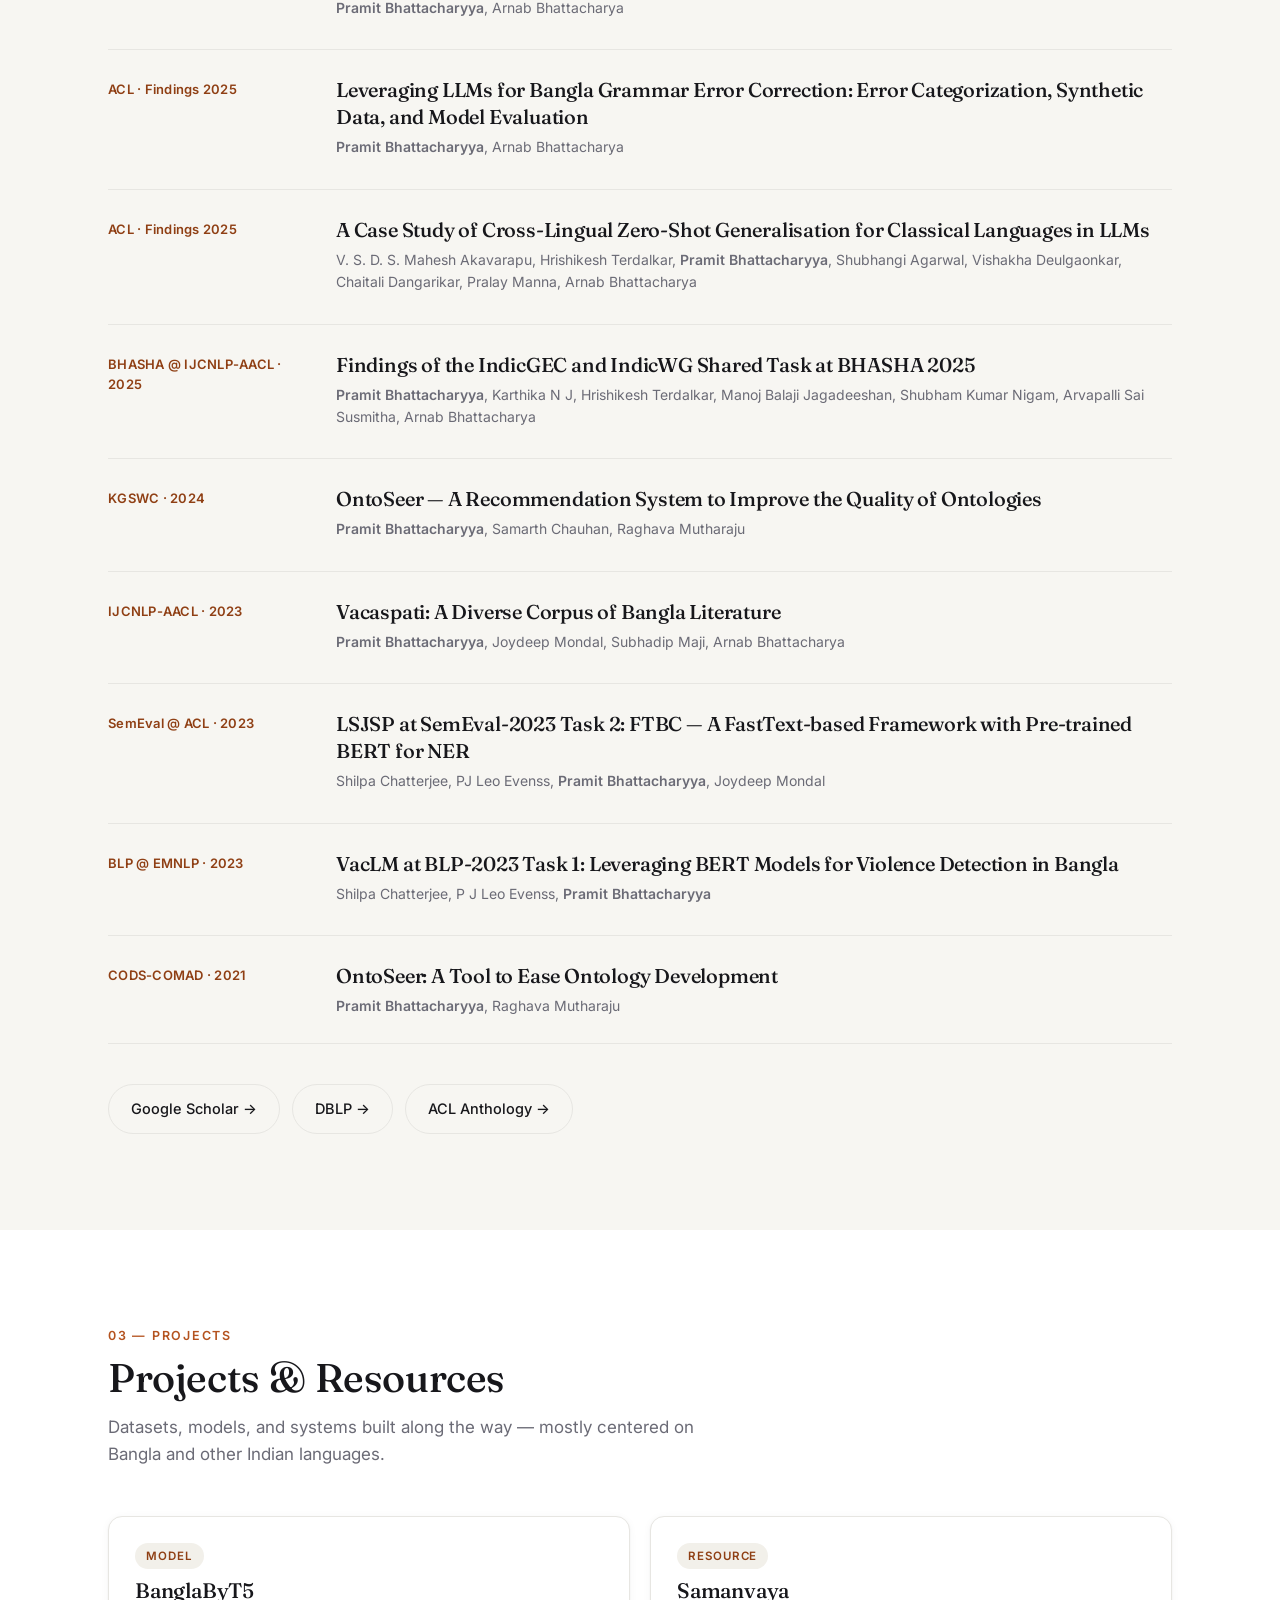
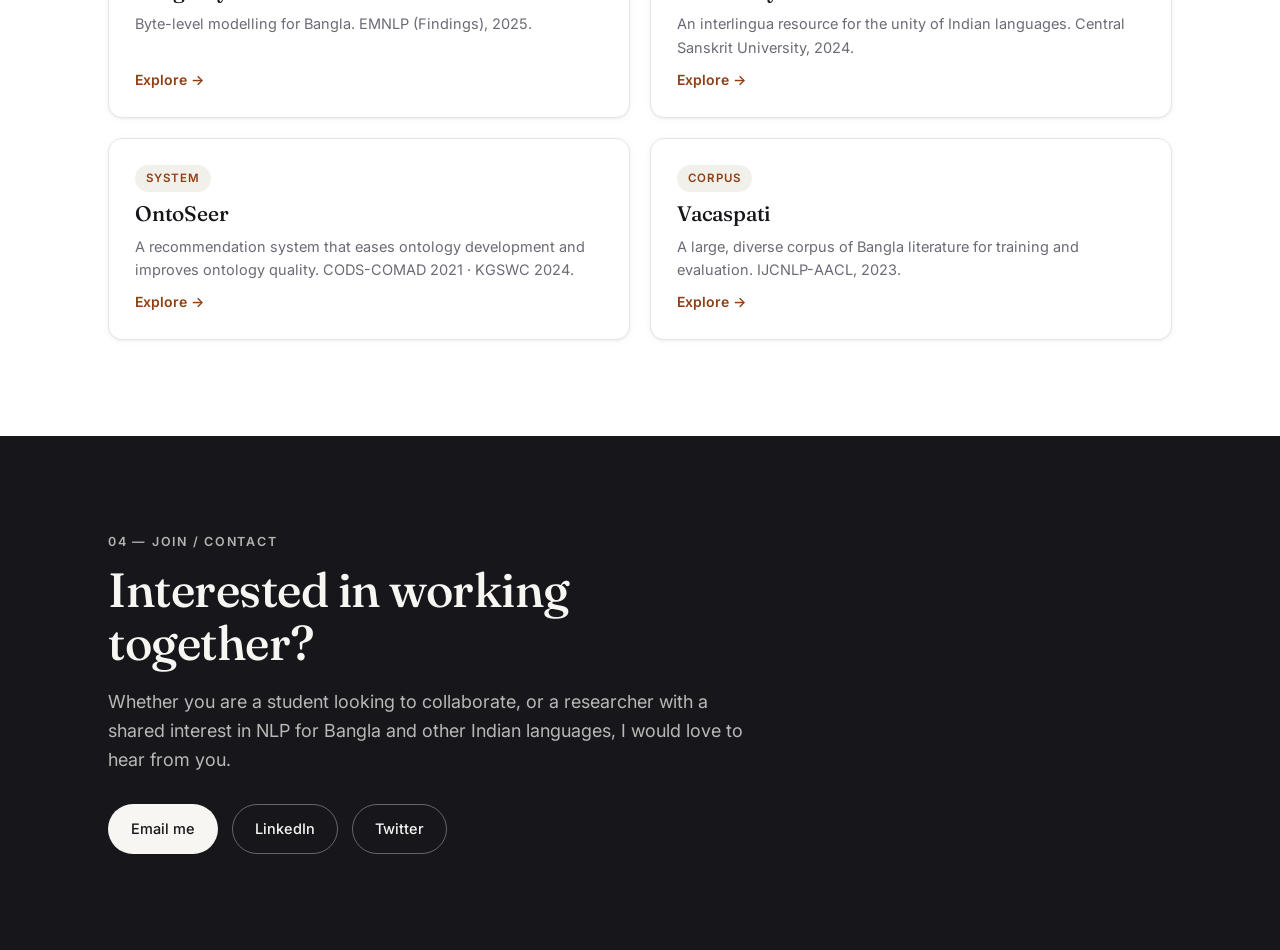
<file: index_earlier.html>
<!DOCTYPE html>
<html lang="en">
<head>
  <meta charset="UTF-8" />
  <meta name="viewport" content="width=device-width, initial-scale=1.0" />
  <title>Pramit Bhattacharyya — NLP &amp; Computational Linguistics</title>
  <meta name="description" content="Pramit Bhattacharyya —Assistant Professor BITS Pilani, Hyderabad Campus. Research on NLP and computational linguistics for low-resource languages, particularly Bangla and other Indian languages." />

  <!-- Google Fonts (optional; remove this link to run fully offline) -->
  <link rel="preconnect" href="https://fonts.googleapis.com" />
  <link rel="preconnect" href="https://fonts.gstatic.com" crossorigin />
  <link href="https://fonts.googleapis.com/css2?family=Fraunces:opsz,wght@9..144,400;9..144,500;9..144,600&family=Inter:wght@400;500;600&family=Noto+Sans+Bengali:wght@400;500;600&display=swap" rel="stylesheet" />

  <link rel="icon" type="image/svg+xml" href="data:image/svg+xml,%3Csvg xmlns='http://www.w3.org/2000/svg' viewBox='0 0 100 100'%3E%3Crect width='100' height='100' rx='22' fill='%2317171b'/%3E%3Ctext x='50' y='68' font-family='Georgia, serif' font-size='46' fill='%23f7f6f2' text-anchor='middle'%3EPB%3C/text%3E%3C/svg%3E" />

  <link rel="stylesheet" href="css/style.css" />
</head>
<body>

  <!-- ============ NAV ============ -->
  <header class="nav" id="nav">
    <div class="container nav__inner">
      <a href="#overview" class="nav__brand">
        <span class="nav__name">Pramit Bhattacharyya</span>
      </a>

      <nav class="nav__links" id="navLinks">
        <a href="#overview" class="nav__link">Overview</a>
        <a href="#teaching" class="nav__link">Teaching</a>
        <a href="#publications" class="nav__link">Publications</a>
        <a href="#projects" class="nav__link">Projects</a>
        <a href="#join" class="nav__link">Join</a>
      </nav>

      <button class="nav__toggle" id="navToggle" aria-label="Toggle menu" aria-expanded="false">
        <span></span><span></span><span></span>
      </button>
    </div>
  </header>

  <main>

    <!-- ============ OVERVIEW / HERO ============ -->
    <section class="section hero" id="overview">
      <div class="container hero__grid">
        <div class="hero__text reveal">
          <p class="eyebrow">Assistant Professor BITS Pilani, Hyderabad Campus</p>
          <h1 class="hero__title">
            Pramit<br /><span class="accent">Bhattacharyya</span>
            
          </h1>
   
          <p class="hero__lede">
            My research lies at the intersection of <strong>natural language
            processing</strong> and <strong>computational linguistics</strong>,
            with a focus on low-resource languages — particularly
            <strong>Bangla</strong> and other Indian languages.
          </p>
          <p class="hero__body">
            I work on building datasets, models, benchmarks, and evaluation
            frameworks grounded in linguistic structure, and am also
            interested in the use of AI in the healthcare domain. My broader
            research interests include multilingualism, speech processing,
            multimodal models, and mechanistic interpretability.
          </p>

          <details class="bio-bn">
            <summary>পরিচিতি (Read bio in Bangla)</summary>
            <p lang="bn">
              প্রমিত বর্তমানে BITS Pilani হায়দরাবাদ ক্যাম্পাসের সহকারী অধ্যাপক। 
	      তার পূর্বে তিনি আইআইটি কানপুরের কম্পিউটার সায়েন্স অ্যান্ড ইঞ্জিনিয়ারিং বিভাগে
              একজন FARE ফেলো হিসেবে কর্মরত আছেন। তিনি আইআইটি কানপুরের কম্পিউটার সায়েন্স
              অ্যান্ড ইঞ্জিনিয়ারিং বিভাগ থেকে অধ্যাপক অর্ণব ভট্টাচার্যের তত্ত্বাবধানে তাঁর পিএইচডি
              সম্পন্ন করেছেন। তাঁর গবেষণা মূলত ভাষা কার্য-প্রণালী (Natural Language Processing)
              এবং কম্পিউটেশনাল লিঙ্গুইস্টিক্সের (Computational Linguistics) সংযোগস্থলে, বিশেষ
              করে কম-সম্পদযুক্ত ভাষা—যেমন বাংলা এবং অন্যান্য ভারতীয় ভাষার ওপর কেন্দ্র করে। তিনি
              ভাষাগত কাঠামোর ওপর ভিত্তি করে তথ্যসম্ভার, মডেল, মানদণ্ড এবং মূল্যায়ন কাঠামো তৈরির
              প্রচেষ্টা করেন। এছাড়া, স্বাস্থ্যসেবা খাতে কৃত্রিম বুদ্ধিমত্তার প্রয়োগ নিয়ে গবেষণা করতেও
              তিনি আগ্রহী। তাঁর গবেষণার কেন্দ্রস্থলে রয়েছে বহুভাষিকতা (multilingualism), স্বয়ংক্রিয় বাক্-শনাক্তকরণ (ASR), বহুমাত্রিক
              মডেল (multi-modal) এবং কার্যপ্রণালীভিত্তিক ব্যাখ্যাযোগ্যতা (mechanistic interpretability)।
            </p>
          </details>

          <div class="hero__actions">
            <a href="#publications" class="btn btn--primary">View publications</a>
            <a href="#join" class="btn btn--ghost">Get in touch</a>
          </div>
          <ul class="hero__meta">
            <li><span>Focus</span> NLP · Computational Linguistics · Bangla &amp; Indic languages</li>
            <li><span>Base</span> Dept. of CSE, IIT Kanpur</li>
            <li><span>Advisor</span> Prof. Arnab Bhattacharya</li>
            <li><span>Email</span> <a href="mailto:pramitb@cse.iitk.ac.in">pramitb@cse.iitk.ac.in</a></li>
          </ul>
        </div>

        <aside class="hero__aside reveal">
          <div class="profile-card">
            <img class="profile-card__img" src="pramit-da.jpg" alt="Portrait of Pramit Bhattacharyya" />
            <div class="profile-card__meta">
              <strong class="profile-card__name">Pramit Bhattacharyya</strong>
              <strong class="profile-card__name_bangla">প্রমিত ভট্টাচার্য্য</strong>
              <span class="profile-card__role muted">Assistant Professor, BITS Pilani, Hyderabad Campus</span>
            </div>
          </div>
          <div class="card">
            <h3 class="card__kicker">Education</h3>
            <ul class="timeline">
              <li>
                <span class="timeline__year">2020 — 2025</span>
                <span class="timeline__what">PhD, Computer Science</span>
                <span class="timeline__where">IIT Kanpur</span>
              </li>
              <li>
                <span class="timeline__year">2018 — 2020</span>
                <span class="timeline__what">M.Tech, Computer Science</span>
                <span class="timeline__where">IIIT Delhi</span>
              </li>
              <li>
                <span class="timeline__year">2012 — 2016</span>
                <span class="timeline__what">B.Tech, Computer Science</span>
                <span class="timeline__where">Heritage Institute of Technology, Kolkata</span>
              </li>
              <li>
                <span class="timeline__year">2012</span>
                <span class="timeline__what">Class XII, WBCHSE</span>
                <span class="timeline__where">Nava Nalanda High School</span>
              </li>
              <li>
                <span class="timeline__year">2010</span>
                <span class="timeline__what">Class X, WBBSE</span>
                <span class="timeline__where">Nava Nalanda High School</span>
              </li>
            </ul>

            <h3 class="card__kicker card__kicker--divider">Experience</h3>
            <ul class="timeline">
             <li>
                <span class="timeline__year">Sep, 2026 — Present</span>
                <span class="timeline__what">Assistant Professor</span>
                <span class="timeline__where">BITS Pilani, Hyderabad Campus</span>
              </li>
              <li>
                <span class="timeline__year">Feb, 2026 — Sep, 2026</span>
                <span class="timeline__what">FARE Fellow</span>
                <span class="timeline__where">IIT Kanpur</span>
              </li>
              <li>
                <span class="timeline__year">2016 — 2018</span>
                <span class="timeline__what">Assistant System Engineer</span>
                <span class="timeline__where">Tata Consultancy Services, Pune</span>
              </li>
            </ul>
          </div>
        </aside>
      </div>
    </section>

    <!-- ============ TEACHING ============ -->
    <section class="section" id="teaching">
      <div class="container">
        <div class="section__head reveal">
          <p class="eyebrow">01 — Teaching</p>
          <h2 class="section__title">Teaching &amp; Mentoring</h2>
          <p class="section__sub">
            Courses I have assisted with during my time at IIT Kanpur.
          </p>
        </div>

        <div class="grid grid--2 reveal">
          <div class="tcard">
            <div class="tcard__badge">TA</div>
            <div>
              <h3>CS689 — Computational Linguistics for Indian Languages</h3>
              <p class="muted">Teaching Assistant · Spring 2024, Fall 2022</p>
            </div>
          </div>
          <div class="tcard">
            <div class="tcard__badge">TA</div>
            <div>
              <h3>CS315 — Database Systems</h3>
              <p class="muted">Teaching Assistant · Spring 2023</p>
            </div>
          </div>
          <div class="tcard">
            <div class="tcard__badge">Tutor</div>
            <div>
              <h3>ESC-101 — Fundamentals of Computing</h3>
              <p class="muted">Tutor · Summer 2022</p>
            </div>
          </div>
          <div class="tcard">
            <div class="tcard__badge">Tutor</div>
            <div>
              <h3>ART-402</h3>
              <p class="muted">Tutor · Summer 2024</p>
            </div>
          </div>
        </div>

        <div class="section__head section__head--tight reveal">
          <h3 class="section__title section__title--sm">Professional Service</h3>
        </div>
        <div class="grid grid--2 reveal">
          <div class="tcard">
            <div class="tcard__badge">PC</div>
            <div>
              <h3>Program Committee Member</h3>
              <p class="muted">NAACL 2024 &amp; ACL 2024</p>
            </div>
          </div>
          <div class="tcard">
            <div class="tcard__badge">Chair</div>
            <div>
              <h3>Co-Paper Chair</h3>
              <p class="muted">14th Workshop on Ontology Progress · 2023</p>
            </div>
          </div>
        </div>
      </div>
    </section>

    <!-- ============ PUBLICATIONS ============ -->
    <section class="section section--alt" id="publications">
      <div class="container">
        <div class="section__head reveal">
          <p class="eyebrow">02 — Publications</p>
          <h2 class="section__title">Publications</h2>
          <p class="section__sub">
            Book, journal articles, and conference &amp; workshop papers.
            Full list on Google Scholar, DBLP, and ACL Anthology.
          </p>
        </div>

        <h3 class="publist__group">Book</h3>
        <ol class="publist reveal">
          <li class="pub">
            <div class="pub__venue">Central Sanskrit Univ. · Oct 2024</div>
            <div class="pub__main">
              <h3 class="pub__title">Samanvaya: An Interlingua for Unity of Indian Languages</h3>
              <p class="pub__authors">Chaitali Dangarikar, Arnab Bhattacharya, Karthika N. J., Hrishikesh Terdalkar, <strong>Pramit Bhattacharyya</strong>, Annarao Kulkarni, Chaitanya S. Lakkundi, Ganesh Ramakrishnan, Shivani V.</p>
              <p class="pub__note">ISBN: 978-93-48435-21-7</p>
            </div>
          </li>
        </ol>

        <h3 class="publist__group">Journal Articles</h3>
        <ol class="publist reveal">
          <li class="pub">
            <div class="pub__venue">IEEE TETC</div>
            <div class="pub__main">
              <h3 class="pub__title">Securing an Accelerator-Rich System From Flooding-Based Denial-of-Service Attacks</h3>
              <p class="pub__authors">Mitali Sinha, <strong>Pramit Bhattacharyya</strong>, Sidhartha Sankar Rout, Neha Bhairavi Prakriya, Sujay Deb</p>
            </div>
          </li>

          <li class="pub">
            <div class="pub__venue">ACM TODAES</div>
            <div class="pub__main">
              <h3 class="pub__title">Design Space Optimization of Shared Memory Architecture in Accelerator-rich Systems</h3>
              <p class="pub__authors">Mitali Sinha, Sri Harsha Gade, <strong>Pramit Bhattacharyya</strong>, Sujay Deb</p>
            </div>
          </li>
        </ol>

        <h3 class="publist__group">Conference &amp; Workshops</h3>
        <ol class="publist reveal">
          <li class="pub">
            <div class="pub__venue">IROS · 2026</div>
            <div class="pub__main">
              <h3 class="pub__title">Visually-Grounded Reward Synthesis: Training Fast Robot Policies with Slow Foundation Models</h3>
              <p class="pub__authors">Utsav Singh, <strong>Pramit Bhattacharyya</strong>, Vinay Namboodiri, Amrit Singh Bedi</p>
            </div>
          </li>

          <li class="pub">
            <div class="pub__venue">EMNLP · Findings 2025</div>
            <div class="pub__main">
              <h3 class="pub__title">BanglaByT5: Byte-Level Modelling for Bangla</h3>
              <p class="pub__authors"><strong>Pramit Bhattacharyya</strong>, Arnab Bhattacharya</p>
            </div>
          </li>

          <li class="pub">
            <div class="pub__venue">ACL · Findings 2025</div>
            <div class="pub__main">
              <h3 class="pub__title">Leveraging LLMs for Bangla Grammar Error Correction: Error Categorization, Synthetic Data, and Model Evaluation</h3>
              <p class="pub__authors"><strong>Pramit Bhattacharyya</strong>, Arnab Bhattacharya</p>
            </div>
          </li>

          <li class="pub">
            <div class="pub__venue">ACL · Findings 2025</div>
            <div class="pub__main">
              <h3 class="pub__title">A Case Study of Cross-Lingual Zero-Shot Generalisation for Classical Languages in LLMs</h3>
              <p class="pub__authors">V. S. D. S. Mahesh Akavarapu, Hrishikesh Terdalkar, <strong>Pramit Bhattacharyya</strong>, Shubhangi Agarwal, Vishakha Deulgaonkar, Chaitali Dangarikar, Pralay Manna, Arnab Bhattacharya</p>
            </div>
          </li>

          <li class="pub">
            <div class="pub__venue">BHASHA @ IJCNLP-AACL · 2025</div>
            <div class="pub__main">
              <h3 class="pub__title">Findings of the IndicGEC and IndicWG Shared Task at BHASHA 2025</h3>
              <p class="pub__authors"><strong>Pramit Bhattacharyya</strong>, Karthika N J, Hrishikesh Terdalkar, Manoj Balaji Jagadeeshan, Shubham Kumar Nigam, Arvapalli Sai Susmitha, Arnab Bhattacharya</p>
            </div>
          </li>

          <li class="pub">
            <div class="pub__venue">KGSWC · 2024</div>
            <div class="pub__main">
              <h3 class="pub__title">OntoSeer — A Recommendation System to Improve the Quality of Ontologies</h3>
              <p class="pub__authors"><strong>Pramit Bhattacharyya</strong>, Samarth Chauhan, Raghava Mutharaju</p>
            </div>
          </li>

          <li class="pub">
            <div class="pub__venue">IJCNLP-AACL · 2023</div>
            <div class="pub__main">
              <h3 class="pub__title">Vacaspati: A Diverse Corpus of Bangla Literature</h3>
              <p class="pub__authors"><strong>Pramit Bhattacharyya</strong>, Joydeep Mondal, Subhadip Maji, Arnab Bhattacharya</p>
            </div>
          </li>

          <li class="pub">
            <div class="pub__venue">SemEval @ ACL · 2023</div>
            <div class="pub__main">
              <h3 class="pub__title">LSJSP at SemEval-2023 Task 2: FTBC — A FastText-based Framework with Pre-trained BERT for NER</h3>
              <p class="pub__authors">Shilpa Chatterjee, PJ Leo Evenss, <strong>Pramit Bhattacharyya</strong>, Joydeep Mondal</p>
            </div>
          </li>

          <li class="pub">
            <div class="pub__venue">BLP @ EMNLP · 2023</div>
            <div class="pub__main">
              <h3 class="pub__title">VacLM at BLP-2023 Task 1: Leveraging BERT Models for Violence Detection in Bangla</h3>
              <p class="pub__authors">Shilpa Chatterjee, P J Leo Evenss, <strong>Pramit Bhattacharyya</strong></p>
            </div>
          </li>

          <li class="pub">
            <div class="pub__venue">CODS-COMAD · 2021</div>
            <div class="pub__main">
              <h3 class="pub__title">OntoSeer: A Tool to Ease Ontology Development</h3>
              <p class="pub__authors"><strong>Pramit Bhattacharyya</strong>, Raghava Mutharaju</p>
            </div>
          </li>
        </ol>

        <div class="section__foot reveal pub__foot">
          <a href="https://scholar.google.com/citations?user=nOWiHoUAAAAJ" class="btn btn--ghost" target="_blank" rel="noopener">Google Scholar →</a>
          <a href="https://dblp.org/pid/282/9901.html" class="btn btn--ghost" target="_blank" rel="noopener">DBLP →</a>
          <a href="https://aclanthology.org/people/pramit-bhattacharyya/" class="btn btn--ghost" target="_blank" rel="noopener">ACL Anthology →</a>
        </div>
      </div>
    </section>

    <!-- ============ PROJECTS ============ -->
    <section class="section" id="projects">
      <div class="container">
        <div class="section__head reveal">
          <p class="eyebrow">03 — Projects</p>
          <h2 class="section__title">Projects &amp; Resources</h2>
          <p class="section__sub">
            Datasets, models, and systems built along the way — mostly
            centered on Bangla and other Indian languages.
          </p>
        </div>

        <div class="grid grid--2 reveal">
          <article class="pcard">
            <div class="pcard__tag">Model</div>
            <h3>BanglaByT5</h3>
            <p class="muted">Byte-level modelling for Bangla. EMNLP (Findings), 2025.</p>
            <a href="#" class="pcard__link">Explore →</a>
          </article>
          <article class="pcard">
            <div class="pcard__tag">Resource</div>
            <h3>Samanvaya</h3>
            <p class="muted">An interlingua resource for the unity of Indian languages. Central Sanskrit University, 2024.</p>
            <a href="#" class="pcard__link">Explore →</a>
          </article>
          <article class="pcard">
            <div class="pcard__tag">System</div>
            <h3>OntoSeer</h3>
            <p class="muted">A recommendation system that eases ontology development and improves ontology quality. CODS-COMAD 2021 · KGSWC 2024.</p>
            <a href="#" class="pcard__link">Explore →</a>
          </article>
          <article class="pcard">
            <div class="pcard__tag">Corpus</div>
            <h3>Vacaspati</h3>
            <p class="muted">A large, diverse corpus of Bangla literature for training and evaluation. IJCNLP-AACL, 2023.</p>
            <a href="#" class="pcard__link">Explore →</a>
          </article>
        </div>
      </div>
    </section>

    <!-- ============ JOIN ============ -->
    <section class="section section--join" id="join">
      <div class="container">
        <div class="join reveal">
          <p class="eyebrow eyebrow--light">04 — Join / Contact</p>
          <h2 class="join__title">Interested in working together?</h2>
          <p class="join__sub">
            Whether you are a student looking to collaborate, or a researcher
            with a shared interest in NLP for Bangla and other Indian
            languages, I would love to hear from you.
          </p>
          <div class="join__actions">
            <a href="mailto:pramitb@cse.iitk.ac.in" class="btn btn--light">Email me</a>
            <a href="https://www.linkedin.com/in/pramit-bhattacharyya-9a4060122/" class="btn btn--outline" target="_blank" rel="noopener">LinkedIn</a>
            <a href="https://twitter.com/pramit_10" class="btn btn--outline" target="_blank" rel="noopener">Twitter</a>
          </div>
   
        </div>
      </div>
    </section>

  </main>



  <script src="js/main.js"></script>
</body>
</html>
</file>
<file: css/style.css>
/* =========================================================
   Pramit Bhattacharyya — personal academic site
   Clean & minimal, target-inspired. Zero dependencies.
   ========================================================= */

/* ---------- Design tokens ---------- */
:root {
  --ink:        #17171b;
  --ink-soft:   #3a3a42;
  --muted:      #6b6b76;
  --line:       #e7e6e2;
  --bg:         #ffffff;
  --bg-alt:     #f7f6f2;
  --bg-tint:    #f2f0ea;
  --accent:     #b4531f;   /* warm terracotta — an Indic-warm accent */
  --accent-ink: #8f3f14;
  --ink-invert: #f7f6f2;
  --dark:       #17171b;

  --maxw: 1120px;
  --radius: 14px;
  --radius-sm: 9px;

  --serif: "Fraunces", Georgia, "Times New Roman", serif;
  --sans:  "Inter", -apple-system, BlinkMacSystemFont, "Segoe UI", Roboto, sans-serif;

  --shadow-sm: 0 1px 2px rgba(23,23,27,.05), 0 1px 8px rgba(23,23,27,.04);
  --shadow-md: 0 8px 30px rgba(23,23,27,.08);

  --ease: cubic-bezier(.2, .7, .2, 1);
}

/* ---------- Reset-ish ---------- */
* { box-sizing: border-box; }
html { scroll-behavior: smooth; scroll-padding-top: 84px; }
body {
  margin: 0;
  font-family: var(--sans);
  color: var(--ink);
  background: var(--bg);
  line-height: 1.6;
  -webkit-font-smoothing: antialiased;
  text-rendering: optimizeLegibility;
}
h1, h2, h3 { font-family: var(--serif); font-weight: 500; line-height: 1.1; letter-spacing: -.01em; margin: 0; }
p { margin: 0; }
a { color: inherit; text-decoration: none; }
ul, ol { margin: 0; padding: 0; list-style: none; }
img { max-width: 100%; display: block; }
strong { font-weight: 600; }

.container { width: 100%; max-width: var(--maxw); margin: 0 auto; padding: 0 28px; }
.muted { color: var(--muted); }
.accent { color: var(--accent); }

/* ---------- Nav ---------- */
.nav {
  position: sticky; top: 0; z-index: 50;
  background: rgba(255,255,255,.72);
  backdrop-filter: saturate(160%) blur(14px);
  -webkit-backdrop-filter: saturate(160%) blur(14px);
  border-bottom: 1px solid transparent;
  transition: border-color .3s var(--ease), background .3s var(--ease);
}
.nav.is-stuck { border-bottom-color: var(--line); }
.nav__inner { display: flex; align-items: center; justify-content: space-between; height: 68px; }
.nav__brand { display: flex; align-items: center; gap: 12px; }
.nav__name { font-weight: 600; font-size: 15px; letter-spacing: -.01em; }

.nav__links { display: flex; align-items: center; gap: 6px; }
.nav__link {
  position: relative; padding: 8px 14px; border-radius: 999px;
  font-size: 14.5px; color: var(--ink-soft);
  transition: color .2s var(--ease), background .2s var(--ease);
}
.nav__link:hover { color: var(--ink); background: var(--bg-tint); }
.nav__link.is-active { color: var(--accent-ink); }

.nav__toggle {
  display: none; flex-direction: column; gap: 5px;
  background: none; border: 0; cursor: pointer; padding: 8px;
}
.nav__toggle span {
  width: 22px; height: 2px; background: var(--ink); border-radius: 2px;
  transition: transform .3s var(--ease), opacity .2s var(--ease);
}
.nav__toggle[aria-expanded="true"] span:nth-child(1) { transform: translateY(7px) rotate(45deg); }
.nav__toggle[aria-expanded="true"] span:nth-child(2) { opacity: 0; }
.nav__toggle[aria-expanded="true"] span:nth-child(3) { transform: translateY(-7px) rotate(-45deg); }

/* ---------- Section scaffolding ---------- */
.section { padding: 96px 0; }
.section--alt { background: var(--bg-alt); }
.section__head { max-width: 640px; margin-bottom: 48px; }
.section__head--tight { margin: 52px 0 26px; }
.section__title { font-size: clamp(28px, 4vw, 40px); margin: 10px 0 14px; }
.section__title--sm { font-size: 22px; margin: 0; }
.section__sub { color: var(--muted); font-size: 17px; }
.section__foot { margin-top: 40px; }
.pub__foot { display: flex; gap: 12px; flex-wrap: wrap; }

.eyebrow {
  font-family: var(--sans); font-size: 12.5px; font-weight: 600;
  letter-spacing: .14em; text-transform: uppercase; color: var(--accent);
  margin: 0;
}
.eyebrow--light { color: rgba(247,246,242,.7); }

/* ---------- Hero ---------- */
.hero { padding-top: 72px; padding-bottom: 88px; }
.hero__grid {
  display: grid; grid-template-columns: 1.15fr .85fr; gap: 64px; align-items: start;
}
.hero__title {
  font-size: clamp(46px, 8vw, 84px); line-height: .96;
  letter-spacing: -.03em; margin: 16px 0 22px;
}
.hero__lede { font-size: clamp(18px, 2.4vw, 22px); color: var(--ink-soft); max-width: 46ch; }
.hero__body { margin-top: 18px; color: var(--muted); max-width: 48ch; font-size: 16px; }
.hero__actions { display: flex; gap: 14px; margin-top: 30px; flex-wrap: wrap; }
.hero__meta {
  margin-top: 40px; padding-top: 26px; border-top: 1px solid var(--line);
  display: grid; gap: 12px;
}
.hero__meta li { font-size: 14.5px; color: var(--ink-soft); }
.hero__meta span { display: inline-block; width: 66px; color: var(--muted); font-size: 12.5px; text-transform: uppercase; letter-spacing: .08em; }
.hero__meta a:hover { color: var(--accent); }

.hero__aside { display: grid; gap: 22px; }

.profile-card {
  display: flex; flex-direction: column; align-items: center; text-align: center;
  gap: 16px; background: var(--bg); border: 1px solid var(--line);
  border-radius: var(--radius); padding: 28px 24px;
  box-shadow: var(--shadow-sm);
}
.profile-card__img {
  width: 100%; max-width: 232px; aspect-ratio: 1 / 1; border-radius: var(--radius-sm);
  object-fit: cover; border: 1px solid var(--line);
}
.profile-card__meta { display: flex; flex-direction: column; }
.profile-card__name { display: block; font-size: 16px; }
.profile-card__role { display: block; font-size: 13.5px; margin-top: 4px; }

/* ---------- Bengali bio disclosure ---------- */
.bio-bn { margin-top: 18px; }
.bio-bn summary {
  cursor: pointer; font-size: 13.5px; font-weight: 600;
  color: var(--accent-ink); list-style: none; display: inline-flex;
  align-items: center; gap: 6px; padding: 2px 0;
}
.bio-bn summary::-webkit-details-marker { display: none; }
.bio-bn summary::before { content: "\25B8"; font-size: 11px; transition: transform .2s var(--ease); }
.bio-bn[open] summary::before { transform: rotate(90deg); }
.bio-bn p {
  font-family: "Noto Sans Bengali", var(--sans);
  font-size: 15px; line-height: 1.85; color: var(--ink-soft);
  max-width: 56ch; margin-top: 12px; padding: 16px 18px;
  background: var(--bg-alt); border-radius: var(--radius-sm);
  border: 1px solid var(--line);
}

/* ---------- Cards / education ---------- */
.card {
  background: var(--bg); border: 1px solid var(--line);
  border-radius: var(--radius); padding: 22px 24px; box-shadow: var(--shadow-sm);
}
.card__kicker {
  font-family: var(--sans); font-size: 12px; font-weight: 600;
  letter-spacing: .12em; text-transform: uppercase; color: var(--muted);
  margin-bottom: 14px;
}
.card__kicker--divider { margin-top: 22px; padding-top: 20px; border-top: 1px solid var(--line); }
.timeline { display: grid; gap: 16px; }
.timeline li { display: grid; gap: 2px; padding-left: 16px; position: relative; }
.timeline li::before {
  content: ""; position: absolute; left: 0; top: 7px;
  width: 7px; height: 7px; border-radius: 50%; background: var(--accent);
}
.timeline__year { font-size: 12px; color: var(--accent-ink); font-weight: 600; letter-spacing: .04em; }
.timeline__what { font-weight: 600; font-size: 14.5px; }
.timeline__where { font-size: 13px; color: var(--muted); }

/* ---------- Buttons ---------- */
.btn {
  display: inline-flex; align-items: center; gap: 8px;
  padding: 12px 22px; border-radius: 999px;
  font-size: 14.5px; font-weight: 500; cursor: pointer;
  border: 1px solid transparent; transition: transform .18s var(--ease), background .2s var(--ease), color .2s var(--ease), border-color .2s var(--ease);
}
.btn:hover { transform: translateY(-2px); }
.btn--primary { background: var(--dark); color: var(--ink-invert); }
.btn--primary:hover { background: #000; }
.btn--ghost { background: transparent; color: var(--ink); border-color: var(--line); }
.btn--ghost:hover { border-color: var(--ink); }
.btn--light { background: var(--ink-invert); color: var(--dark); }
.btn--outline { background: transparent; color: var(--ink-invert); border-color: rgba(247,246,242,.35); }
.btn--outline:hover { border-color: var(--ink-invert); }

/* ---------- Grids ---------- */
.grid { display: grid; gap: 20px; }
.grid--2 { grid-template-columns: repeat(2, 1fr); }
.grid--3 { grid-template-columns: repeat(3, 1fr); }

/* ---------- Teaching ---------- */
.tcard {
  display: flex; gap: 18px; align-items: flex-start;
  background: var(--bg); border: 1px solid var(--line);
  border-radius: var(--radius); padding: 24px; box-shadow: var(--shadow-sm);
  transition: transform .2s var(--ease), box-shadow .2s var(--ease);
}
.tcard:hover { transform: translateY(-3px); box-shadow: var(--shadow-md); }
.tcard__badge {
  flex: none; display: grid; place-items: center;
  min-width: 52px; height: 30px; padding: 0 12px; border-radius: 999px;
  background: var(--bg-tint); color: var(--accent-ink);
  font-family: var(--sans); font-size: 12px; font-weight: 600; letter-spacing: .04em;
}
.tcard h3 { font-size: 17px; line-height: 1.25; margin-bottom: 4px; }
.tcard .muted { font-size: 13.5px; }

/* ---------- Publications ---------- */
.publist__group {
  font-family: var(--sans); font-size: 12.5px; font-weight: 600;
  letter-spacing: .1em; text-transform: uppercase; color: var(--muted);
  margin: 40px 0 4px;
}
.publist__group:first-of-type { margin-top: 0; }
.publist { display: grid; gap: 4px; }
.pub {
  display: grid; grid-template-columns: 200px 1fr; gap: 28px;
  padding: 26px 0; border-top: 1px solid var(--line); align-items: start;
}
.pub:last-child { border-bottom: 1px solid var(--line); }
.pub__venue { font-size: 13px; color: var(--accent-ink); font-weight: 600; letter-spacing: .02em; padding-top: 3px; }
.pub__title { font-size: 20px; line-height: 1.35; margin-bottom: 6px; }
.pub__authors { font-size: 14px; color: var(--muted); }
.pub__note { font-size: 13px; color: var(--muted); margin-top: 4px; }

/* ---------- Projects ---------- */
.pcard {
  background: var(--bg); border: 1px solid var(--line);
  border-radius: var(--radius); padding: 26px;
  display: flex; flex-direction: column; gap: 10px;
  box-shadow: var(--shadow-sm);
  transition: transform .2s var(--ease), box-shadow .2s var(--ease), border-color .2s var(--ease);
}
.pcard:hover { transform: translateY(-4px); box-shadow: var(--shadow-md); border-color: #dcd9d0; }
.pcard__tag {
  align-self: flex-start; font-family: var(--sans);
  font-size: 11.5px; font-weight: 600; letter-spacing: .08em; text-transform: uppercase;
  color: var(--accent-ink); background: var(--bg-tint);
  padding: 4px 11px; border-radius: 999px;
}
.pcard h3 { font-size: 21px; }
.pcard p { font-size: 14.5px; }
.pcard__link { margin-top: auto; font-size: 14px; font-weight: 600; color: var(--accent-ink); }
.pcard__link:hover { color: var(--accent); }

/* ---------- Join ---------- */
.section--join { background: var(--dark); color: var(--ink-invert); }
.join { max-width: 660px; }
.join__title { font-size: clamp(30px, 5vw, 48px); margin: 12px 0 18px; color: var(--ink-invert); }
.join__sub { color: rgba(247,246,242,.72); font-size: 18px; }
.join__actions { display: flex; gap: 14px; margin-top: 30px; flex-wrap: wrap; }
.join__socials { display: flex; gap: 22px; flex-wrap: wrap; margin-top: 28px; }
.join__socials a { font-size: 14px; color: rgba(247,246,242,.72); }
.join__socials a:hover { color: var(--ink-invert); }

/* ---------- Footer ---------- */
.footer { background: var(--bg-alt); border-top: 1px solid var(--line); padding: 44px 0; }
.footer__inner { display: flex; flex-wrap: wrap; gap: 24px; align-items: center; justify-content: space-between; }
.footer__brand { display: flex; align-items: center; gap: 14px; }
.footer__brand strong { display: block; font-size: 15px; }
.footer__brand .muted { font-size: 13px; }
.footer__links { display: flex; gap: 22px; }
.footer__links a { font-size: 14px; color: var(--ink-soft); }
.footer__links a:hover { color: var(--accent); }
.footer__copy { width: 100%; font-size: 13px; padding-top: 8px; }

/* ---------- Reveal animation ---------- */
.reveal { opacity: 0; transform: translateY(22px); transition: opacity .7s var(--ease), transform .7s var(--ease); }
.reveal.is-in { opacity: 1; transform: none; }

/* ---------- Responsive ---------- */
@media (max-width: 900px) {
  .hero__grid { grid-template-columns: 1fr; gap: 36px; }
  .hero__aside { order: -1; }
  .grid--3 { grid-template-columns: repeat(2, 1fr); }
  .pub { grid-template-columns: 1fr; gap: 8px; }
  .pub__venue { padding-top: 0; }
}
@media (max-width: 680px) {
  .section { padding: 72px 0; }
  .nav__links {
    position: fixed; inset: 68px 0 auto 0;
    flex-direction: column; align-items: stretch; gap: 2px;
    background: var(--bg); border-bottom: 1px solid var(--line);
    padding: 12px 16px 20px; box-shadow: var(--shadow-md);
    transform: translateY(-120%); transition: transform .32s var(--ease);
  }
  .nav__links.is-open { transform: none; }
  .nav__link { padding: 12px 14px; border-radius: 10px; }
  .nav__toggle { display: flex; }
  .nav__name { font-size: 14px; }
  .grid--2, .grid--3 { grid-template-columns: 1fr; }
  .footer__inner { flex-direction: column; align-items: flex-start; }
}

/* ---------- Reduced motion ---------- */
@media (prefers-reduced-motion: reduce) {
  html { scroll-behavior: auto; }
  .reveal { opacity: 1; transform: none; transition: none; }
  .btn:hover, .tcard:hover, .pcard:hover { transform: none; }
}
</file>
